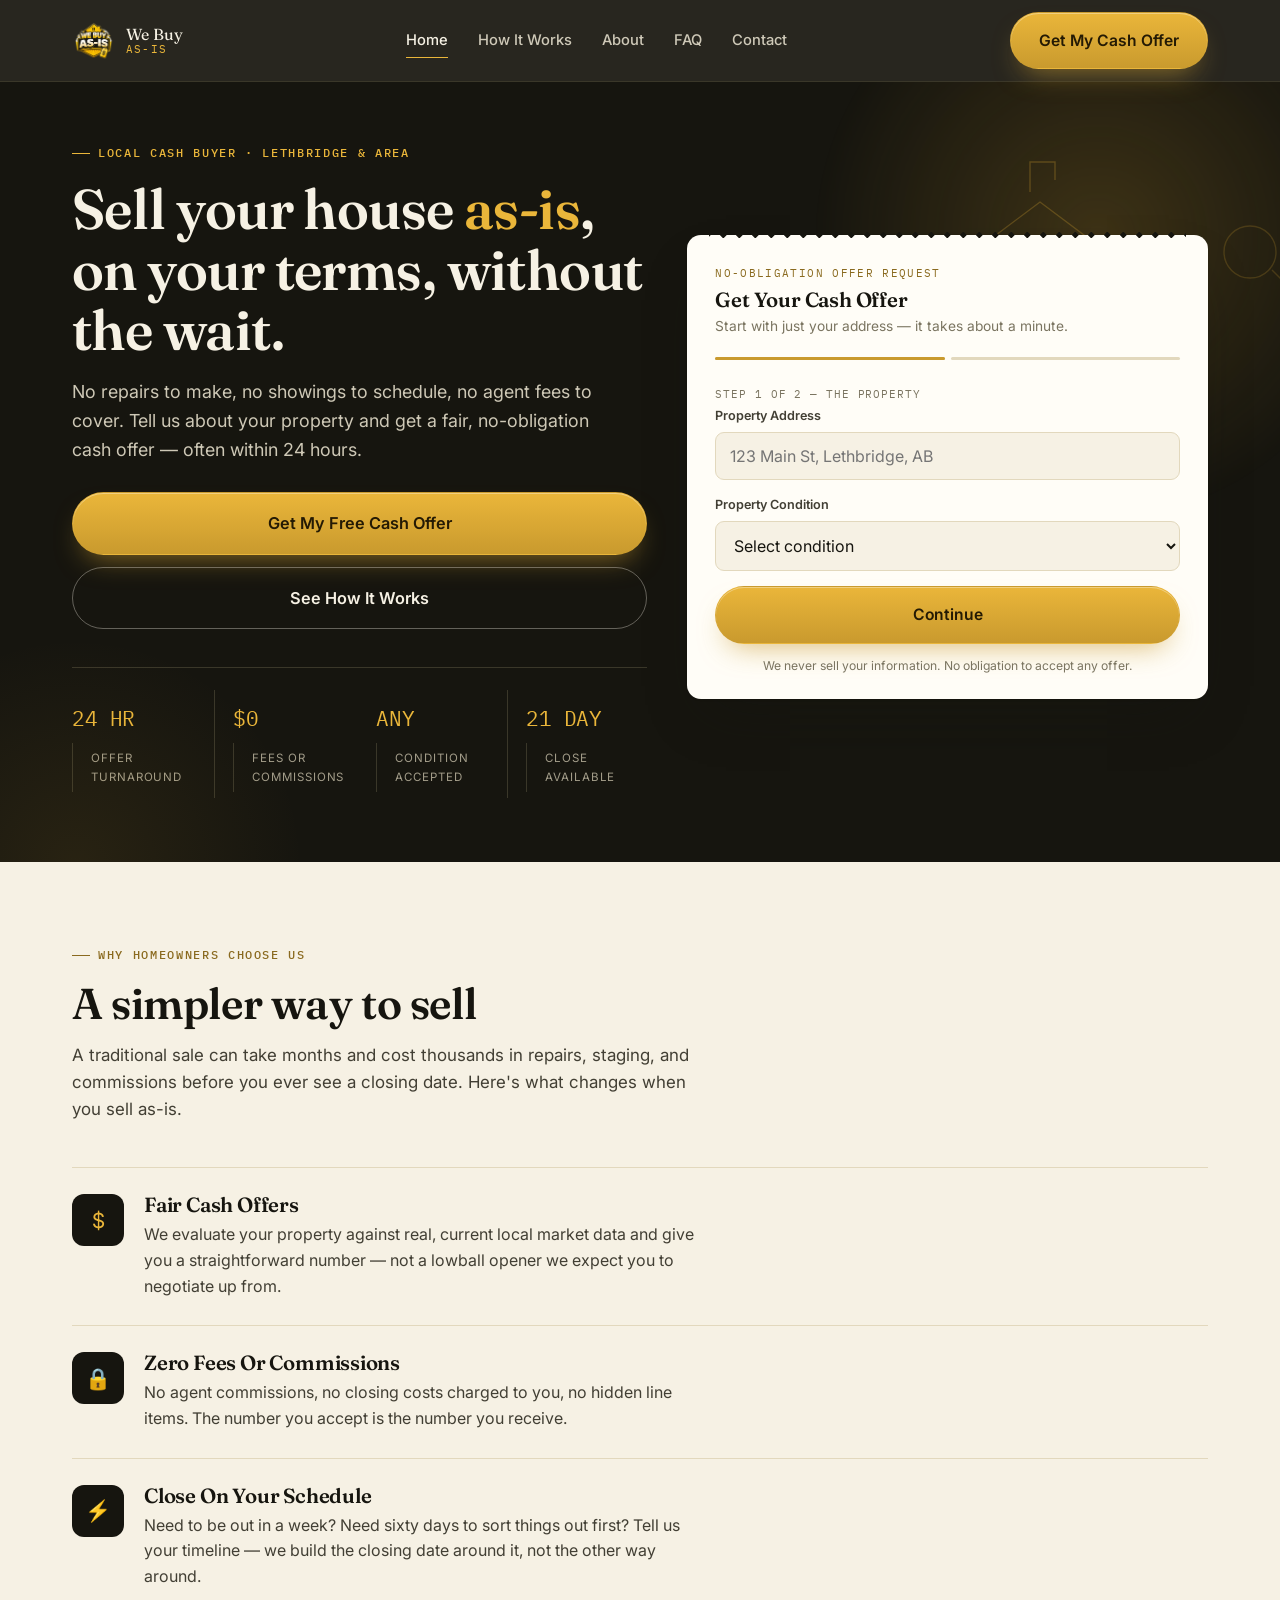
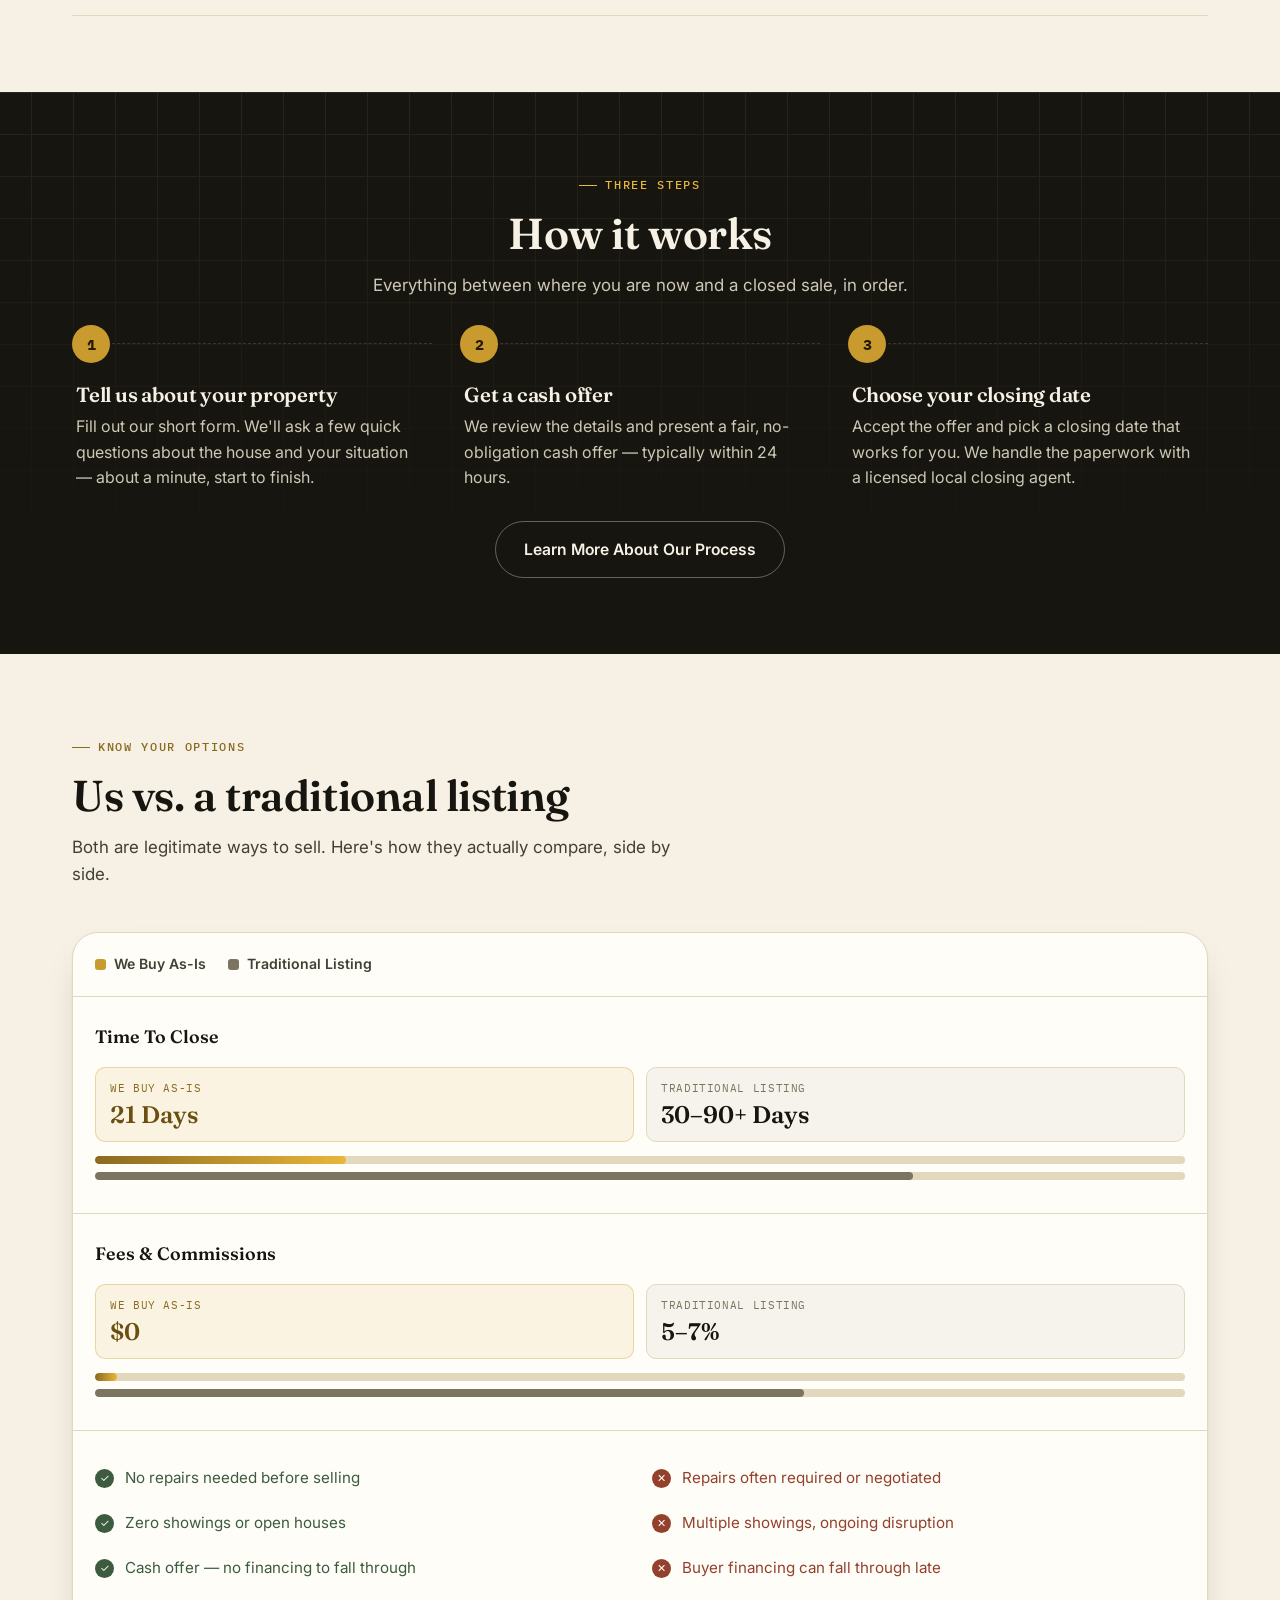
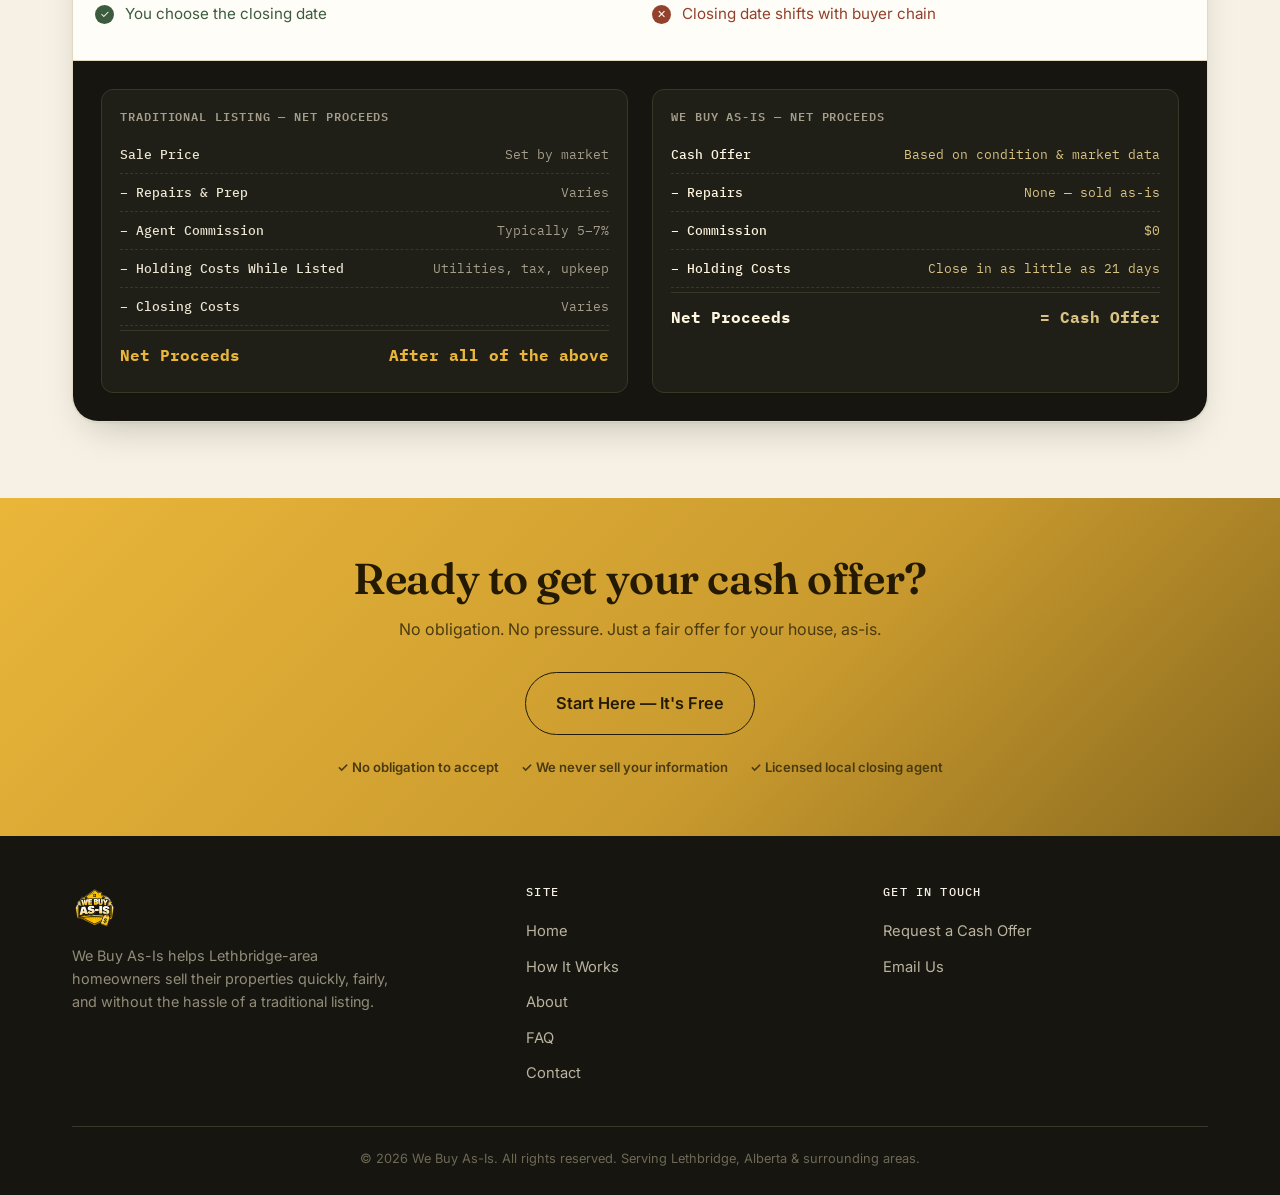
<file: index.html>
<!DOCTYPE html>
<html lang="en">
<head>
  <!-- Meta Pixel Code -->
<script>
!function(f,b,e,v,n,t,s)
{if(f.fbq)return;n=f.fbq=function(){n.callMethod?
n.callMethod.apply(n,arguments):n.queue.push(arguments)};
if(!f._fbq)f._fbq=n;n.push=n;n.loaded=!0;n.version='2.0';
n.queue=[];t=b.createElement(e);t.async=!0;
t.src=v;s=b.getElementsByTagName(e)[0];
s.parentNode.insertBefore(t,s)}(window, document,'script',
'https://connect.facebook.net/en_US/fbevents.js');
fbq('init', '1631541378976885');
fbq('track', 'PageView');
</script>
<noscript><img height="1" width="1" style="display:none"
src="https://www.facebook.com/tr?id=1631541378976885&ev=PageView&noscript=1"
/></noscript>
<!-- End Meta Pixel Code -->
<meta charset="UTF-8">
<meta name="viewport" content="width=device-width, initial-scale=1.0">
<title>We Buy As-Is | Sell Your House Fast for Cash — Lethbridge, AB</title>
<meta name="description" content="We Buy As-Is pays cash for houses in any condition across Lethbridge, Alberta. No repairs, no showings, no fees. Get a no-obligation cash offer in 24 hours.">
<meta name="robots" content="noindex, nofollow">
<link rel="icon" href="images/logo.png">
<link rel="preconnect" href="https://fonts.googleapis.com">
<link href="https://fonts.googleapis.com/css2?family=Fraunces:opsz,wght@9..144,500;9..144,600;9..144,700&family=Inter:wght@400;500;600;700&family=IBM+Plex+Mono:wght@500;600&display=swap" rel="stylesheet">
<link rel="stylesheet" href="css/style.css">
</head>
<body>

<!-- ===== HEADER ===== -->
<header class="site-header">
  <div class="nav-wrap">
    <a href="index.html" class="brand">
      <img src="images/logo.png" alt="We Buy As-Is logo">
      <span class="brand-text">We Buy<br><span>As-Is</span></span>
    </a>
    <nav class="nav-links">
      <a href="index.html">Home</a>
      <a href="how-it-works.html">How It Works</a>
      <a href="about.html">About</a>
      <a href="faq.html">FAQ</a>
      <a href="contact.html">Contact</a>
    </nav>
    <a href="contact.html" class="btn btn-primary nav-cta">Get My Cash Offer</a>
    <button class="nav-toggle" aria-label="Menu">&#9776;</button>
  </div>
  <div class="mobile-menu">
    <a href="index.html">Home</a>
    <a href="how-it-works.html">How It Works</a>
    <a href="about.html">About</a>
    <a href="faq.html">FAQ</a>
    <a href="contact.html">Contact</a>
    <a href="contact.html" class="btn btn-primary">Get My Cash Offer</a>
  </div>
</header>

<!-- ===== HERO ===== -->
<section class="hero">
  <div class="hero-art" aria-hidden="true">
    <svg width="520" height="420" viewBox="0 0 520 420" style="right:-60px; top:20px;" xmlns="http://www.w3.org/2000/svg">
      <g fill="none" stroke="#c99a2e" stroke-width="1.4" opacity="0.55">
        <path d="M60 220 L220 100 L380 220" />
        <path d="M90 220 L90 340 L350 340 L350 220" />
        <rect x="190" y="250" width="60" height="90" />
        <rect x="120" y="250" width="40" height="40" />
        <rect x="280" y="250" width="40" height="40" />
        <path d="M210 90 L210 60 L235 60 L235 78" />
      </g>
      <g fill="none" stroke="#c99a2e" stroke-width="1.4" opacity="0.4">
        <circle cx="430" cy="150" r="26" />
        <path d="M452 168 L500 216" />
        <path d="M480 196 L492 208" />
        <path d="M470 206 L482 218" />
      </g>
    </svg>
  </div>
  <div class="container hero-grid">
    <div class="hero-copy reveal visible">
      <span class="eyebrow">Local Cash Buyer · Lethbridge &amp; Area</span>
      <h1>Sell your house <em>as-is</em>, on your terms, without the wait.</h1>
      <p class="lead">No repairs to make, no showings to schedule, no agent fees to cover. Tell us about your property and get a fair, no-obligation cash offer — often within 24 hours.</p>
      <div class="hero-actions">
        <a href="#lead-form" class="btn btn-primary btn-lg">Get My Free Cash Offer</a>
        <a href="how-it-works.html" class="btn btn-outline btn-lg">See How It Works</a>
      </div>
      <div class="trust-strip">
        <div><div class="stat-num">24 HR</div><div class="stat-label">Offer Turnaround</div></div>
        <div><div class="stat-num">$0</div><div class="stat-label">Fees Or Commissions</div></div>
        <div><div class="stat-num">ANY</div><div class="stat-label">Condition Accepted</div></div>
        <div><div class="stat-num">21 DAY</div><div class="stat-label">Close Available</div></div>
      </div>
    </div>

    <div id="lead-form" class="ledger-card reveal visible">
      <span class="ledger-kicker">No-Obligation Offer Request</span>
      <h3>Get Your Cash Offer</h3>
      <p class="sub">Start with just your address — it takes about a minute.</p>

      <div class="form-success">Thanks! Your request was sent. We'll be in touch shortly.</div>
      <div class="form-error">Something went wrong sending your request. Please try again.</div>

      <div class="form-progress"><span></span><span></span></div>

      <form class="lead-form" action="https://api.web3forms.com/submit" method="POST">
        <input type="hidden" name="access_key" value="f828df30-2290-45d1-8a60-d73220296ecb">
        <input type="hidden" name="subject" value="New Cash Offer Request — We Buy As-Is">
        <input type="checkbox" name="botcheck" style="display:none" tabindex="-1" autocomplete="off">

        <div class="form-step">
          <span class="step-label">Step 1 of 2 — The Property</span>
          <div class="field">
            <label for="property_address">Property Address</label>
            <input type="text" id="property_address" name="Property Address" placeholder="123 Main St, Lethbridge, AB" required>
          </div>
          <div class="field">
            <label for="condition">Property Condition</label>
            <select id="condition" name="Property Condition" required>
              <option value="">Select condition</option>
              <option>Excellent</option>
              <option>Good</option>
              <option>Needs Some Repairs</option>
              <option>Needs Major Repairs</option>
              <option>Not Livable</option>
            </select>
          </div>
          <div class="step-actions">
            <button type="button" class="btn btn-primary btn-block" data-next>Continue</button>
          </div>
        </div>

        <div class="form-step">
          <span class="step-label">Step 2 of 2 — Reach You At</span>
          <div class="field">
            <label for="name">Full Name</label>
            <input type="text" id="name" name="name" placeholder="Jane Smith" required>
          </div>
          <div class="field">
            <label for="email">Email</label>
            <input type="email" id="email" name="email" placeholder="jane@email.com" required>
          </div>
          <div class="field">
            <label for="phone">Phone Number <span style="font-weight:400; color:var(--ink-faint); text-transform:none;">(optional)</span></label>
            <input type="tel" id="phone" name="Phone Number" placeholder="(403) 555-0123" autocomplete="tel">
          </div>
          <div class="field">
            <label for="message">Anything Else We Should Know?</label>
            <textarea id="message" name="message" placeholder="Situation, timeline, or questions..."></textarea>
          </div>
          <div class="step-actions">
            <button type="button" class="btn btn-outline-ink" data-back>Back</button>
            <button type="submit" class="btn btn-primary">Submit &amp; Get My Offer</button>
          </div>
        </div>

        <p class="form-note">We never sell your information. No obligation to accept any offer.</p>
      </form>
    </div>
  </div>
</section>

<!-- ===== WHY ===== -->
<section class="bg-paper">
  <div class="container">
    <div class="section-head reveal">
      <span class="eyebrow">Why Homeowners Choose Us</span>
      <h2>A simpler way to sell</h2>
      <p>A traditional sale can take months and cost thousands in repairs, staging, and commissions before you ever see a closing date. Here's what changes when you sell as-is.</p>
    </div>
    <div class="item-list reveal-group">
      <div class="item-row reveal">
        <div class="icon">$</div>
        <div>
          <h3>Fair Cash Offers</h3>
          <p>We evaluate your property against real, current local market data and give you a straightforward number — not a lowball opener we expect you to negotiate up from.</p>
        </div>
      </div>
      <div class="item-row reveal">
        <div class="icon">&#128274;</div>
        <div>
          <h3>Zero Fees Or Commissions</h3>
          <p>No agent commissions, no closing costs charged to you, no hidden line items. The number you accept is the number you receive.</p>
        </div>
      </div>
      <div class="item-row reveal">
        <div class="icon">&#9889;</div>
        <div>
          <h3>Close On Your Schedule</h3>
          <p>Need to be out in a week? Need sixty days to sort things out first? Tell us your timeline — we build the closing date around it, not the other way around.</p>
        </div>
      </div>
    </div>
  </div>
</section>

<!-- ===== HOW IT WORKS ===== -->
<section class="bg-ink texture-grid">
  <div class="container">
    <div class="section-head center reveal">
      <span class="eyebrow">Three Steps</span>
      <h2>How it works</h2>
      <p>Everything between where you are now and a closed sale, in order.</p>
    </div>
    <div class="timeline">
      <div class="timeline-track reveal-group">
        <div class="timeline-item reveal">
          <span class="t-num">1</span>
          <h3>Tell us about your property</h3>
          <p>Fill out our short form. We'll ask a few quick questions about the house and your situation — about a minute, start to finish.</p>
        </div>
        <div class="timeline-item reveal">
          <span class="t-num">2</span>
          <h3>Get a cash offer</h3>
          <p>We review the details and present a fair, no-obligation cash offer — typically within 24 hours.</p>
        </div>
        <div class="timeline-item reveal">
          <span class="t-num">3</span>
          <h3>Choose your closing date</h3>
          <p>Accept the offer and pick a closing date that works for you. We handle the paperwork with a licensed local closing agent.</p>
        </div>
      </div>
    </div>
    <div class="text-center mt-30">
      <a href="how-it-works.html" class="btn btn-outline">Learn More About Our Process</a>
    </div>
  </div>
</section>

<!-- ===== COMPARISON ===== -->
<section class="bg-paper">
  <div class="container">
    <div class="section-head reveal">
      <span class="eyebrow">Know Your Options</span>
      <h2>Us vs. a traditional listing</h2>
      <p>Both are legitimate ways to sell. Here's how they actually compare, side by side.</p>
    </div>

    <div class="compare-panel reveal">
      <div class="compare-legend">
        <span><i class="dot-us"></i> We Buy As-Is</span>
        <span><i class="dot-them"></i> Traditional Listing</span>
      </div>

      <div class="compare-row">
        <div class="cr-label"><strong>Time To Close</strong></div>
        <div class="cr-pair">
          <div class="cr-stat us">
            <span class="cr-stat-tag">We Buy As-Is</span>
            <span class="cr-stat-val">21 Days</span>
          </div>
          <div class="cr-stat them">
            <span class="cr-stat-tag">Traditional Listing</span>
            <span class="cr-stat-val">30–90+ Days</span>
          </div>
        </div>
        <div class="bar-track"><div class="bar-fill us" data-width="23%"></div></div>
        <div class="bar-track" style="margin-top:8px;"><div class="bar-fill them" data-width="75%"></div></div>
      </div>

      <div class="compare-row">
        <div class="cr-label"><strong>Fees &amp; Commissions</strong></div>
        <div class="cr-pair">
          <div class="cr-stat us">
            <span class="cr-stat-tag">We Buy As-Is</span>
            <span class="cr-stat-val">$0</span>
          </div>
          <div class="cr-stat them">
            <span class="cr-stat-tag">Traditional Listing</span>
            <span class="cr-stat-val">5–7%</span>
          </div>
        </div>
        <div class="bar-track"><div class="bar-fill us" data-width="2%"></div></div>
        <div class="bar-track" style="margin-top:8px;"><div class="bar-fill them" data-width="65%"></div></div>
      </div>

      <div class="compare-row">
        <div class="compare-checks">
          <div class="check-row us"><span class="mark">&#10003;</span> No repairs needed before selling</div>
          <div class="check-row them"><span class="mark">&#10005;</span> Repairs often required or negotiated</div>
          <div class="check-row us"><span class="mark">&#10003;</span> Zero showings or open houses</div>
          <div class="check-row them"><span class="mark">&#10005;</span> Multiple showings, ongoing disruption</div>
          <div class="check-row us"><span class="mark">&#10003;</span> Cash offer — no financing to fall through</div>
          <div class="check-row them"><span class="mark">&#10005;</span> Buyer financing can fall through late</div>
          <div class="check-row us"><span class="mark">&#10003;</span> You choose the closing date</div>
          <div class="check-row them"><span class="mark">&#10005;</span> Closing date shifts with buyer chain</div>
        </div>
      </div>

      <div class="equation-strip">
        <div class="equation-col">
          <h4>Traditional Listing — Net Proceeds</h4>
          <div class="equation-line"><span>Sale Price</span><span>Set by market</span></div>
          <div class="equation-line"><span>&minus; Repairs &amp; Prep</span><span>Varies</span></div>
          <div class="equation-line"><span>&minus; Agent Commission</span><span>Typically 5–7%</span></div>
          <div class="equation-line"><span>&minus; Holding Costs While Listed</span><span>Utilities, tax, upkeep</span></div>
          <div class="equation-line"><span>&minus; Closing Costs</span><span>Varies</span></div>
          <div class="equation-line total"><span>Net Proceeds</span><span>After all of the above</span></div>
        </div>
        <div class="equation-col us">
          <h4>We Buy As-Is — Net Proceeds</h4>
          <div class="equation-line"><span>Cash Offer</span><span>Based on condition &amp; market data</span></div>
          <div class="equation-line"><span>&minus; Repairs</span><span>None — sold as-is</span></div>
          <div class="equation-line"><span>&minus; Commission</span><span>$0</span></div>
          <div class="equation-line"><span>&minus; Holding Costs</span><span>Close in as little as 21 days</span></div>
          <div class="equation-line total"><span>Net Proceeds</span><span>= Cash Offer</span></div>
        </div>
      </div>
    </div>
  </div>
</section>

<!-- ===== CTA BAND ===== -->
<section class="cta-band">
  <div class="container text-center">
    <h2>Ready to get your cash offer?</h2>
    <p>No obligation. No pressure. Just a fair offer for your house, as-is.</p>
    <div class="mt-30">
      <a href="#lead-form" class="btn btn-outline-ink btn-lg">Start Here — It's Free</a>
    </div>
    <div class="reassure-row">
      <span>&#10003; No obligation to accept</span>
      <span>&#10003; We never sell your information</span>
      <span>&#10003; Licensed local closing agent</span>
    </div>
  </div>
</section>

<!-- ===== FOOTER ===== -->
<footer class="site-footer">
  <div class="container">
    <div class="footer-grid">
      <div class="footer-brand">
        <img src="images/logo.png" alt="We Buy As-Is logo">
        <p>We Buy As-Is helps Lethbridge-area homeowners sell their properties quickly, fairly, and without the hassle of a traditional listing.</p>
      </div>
      <div class="footer-col">
        <h4>Site</h4>
        <a href="index.html">Home</a>
        <a href="how-it-works.html">How It Works</a>
        <a href="about.html">About</a>
        <a href="faq.html">FAQ</a>
        <a href="contact.html">Contact</a>
      </div>
      <div class="footer-col">
        <h4>Get In Touch</h4>
        <a href="contact.html">Request a Cash Offer</a>
        <a href="mailto:Lethbridgewebuycash@gmail.com">Email Us</a>
      </div>
    </div>
    <div class="footer-bottom">
      &copy; <span id="year"></span> We Buy As-Is. All rights reserved. Serving Lethbridge, Alberta &amp; surrounding areas.
    </div>
  </div>
</footer>

<div class="sticky-cta">
  <a href="#lead-form" class="btn btn-primary">Get My Free Cash Offer</a>
</div>

<script src="js/script.js"></script>
<script>document.getElementById('year').textContent = new Date().getFullYear();</script>
</body>
</html>
</file>
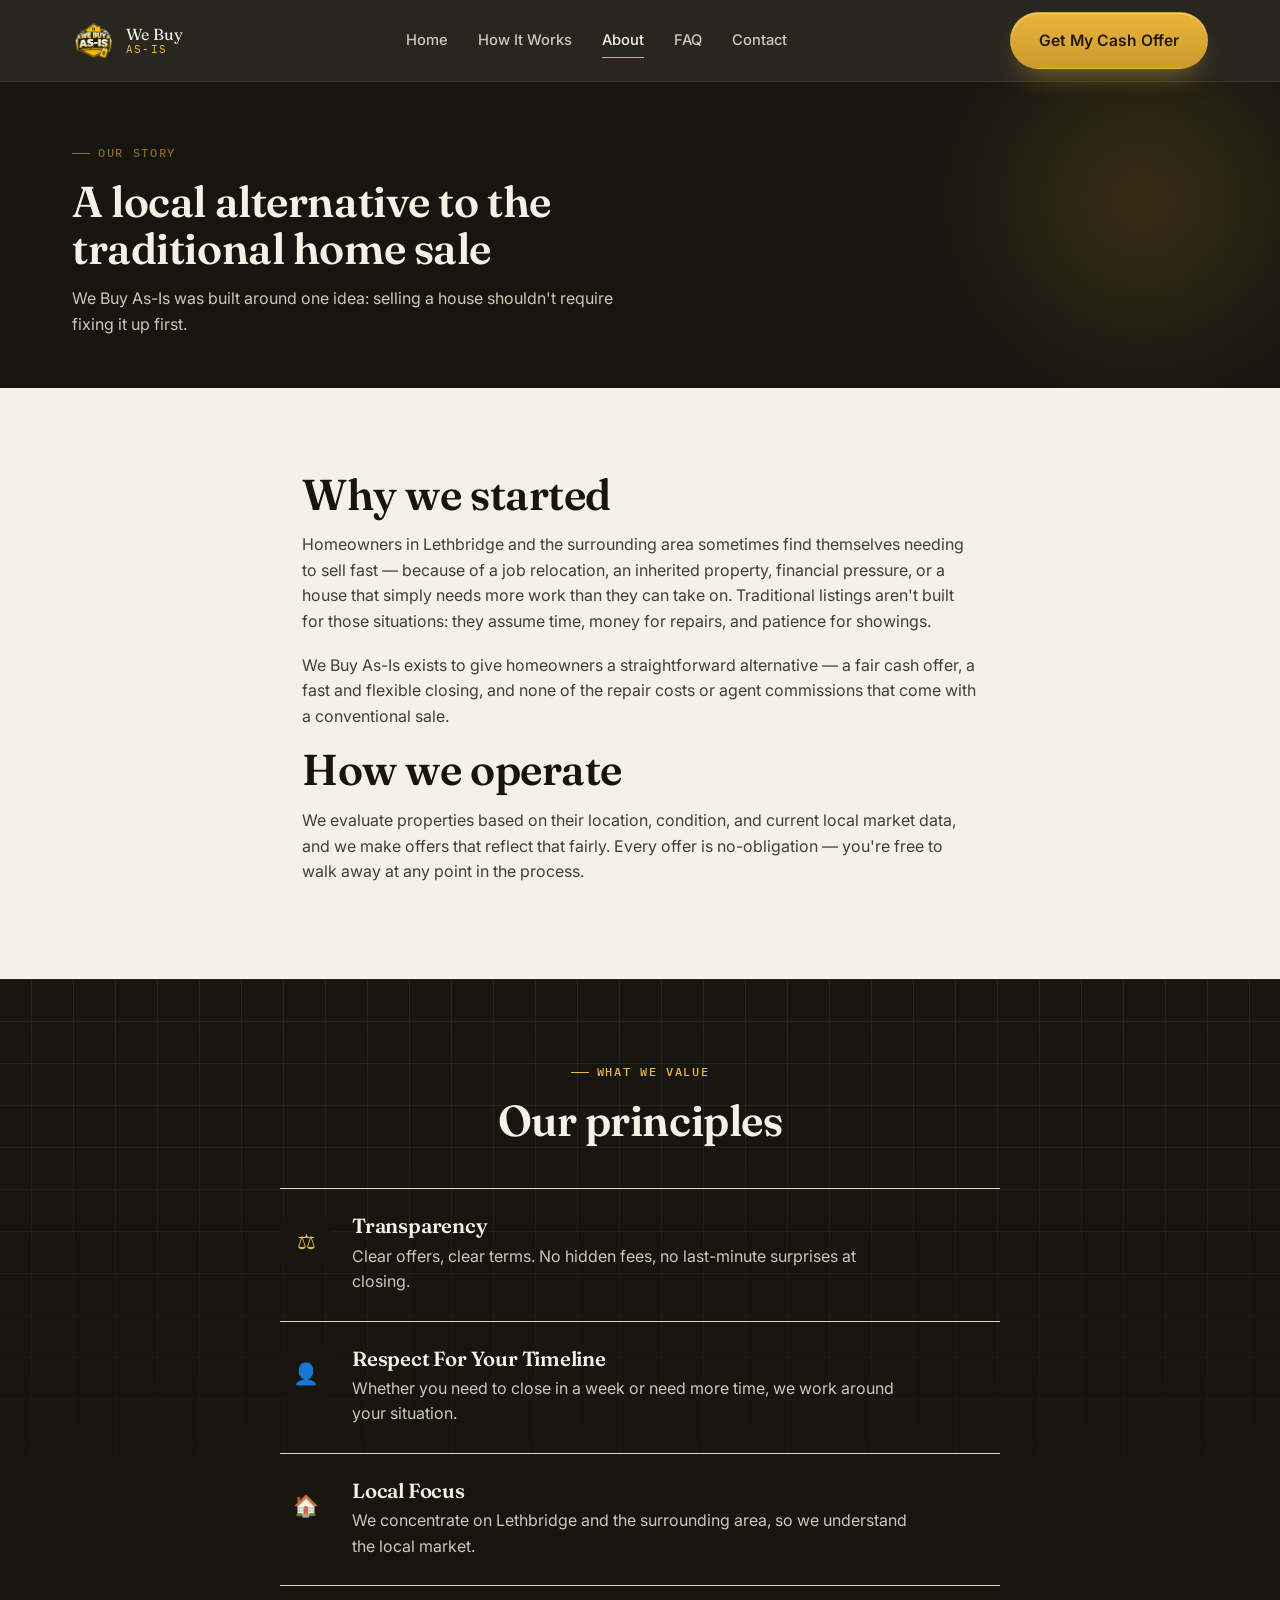
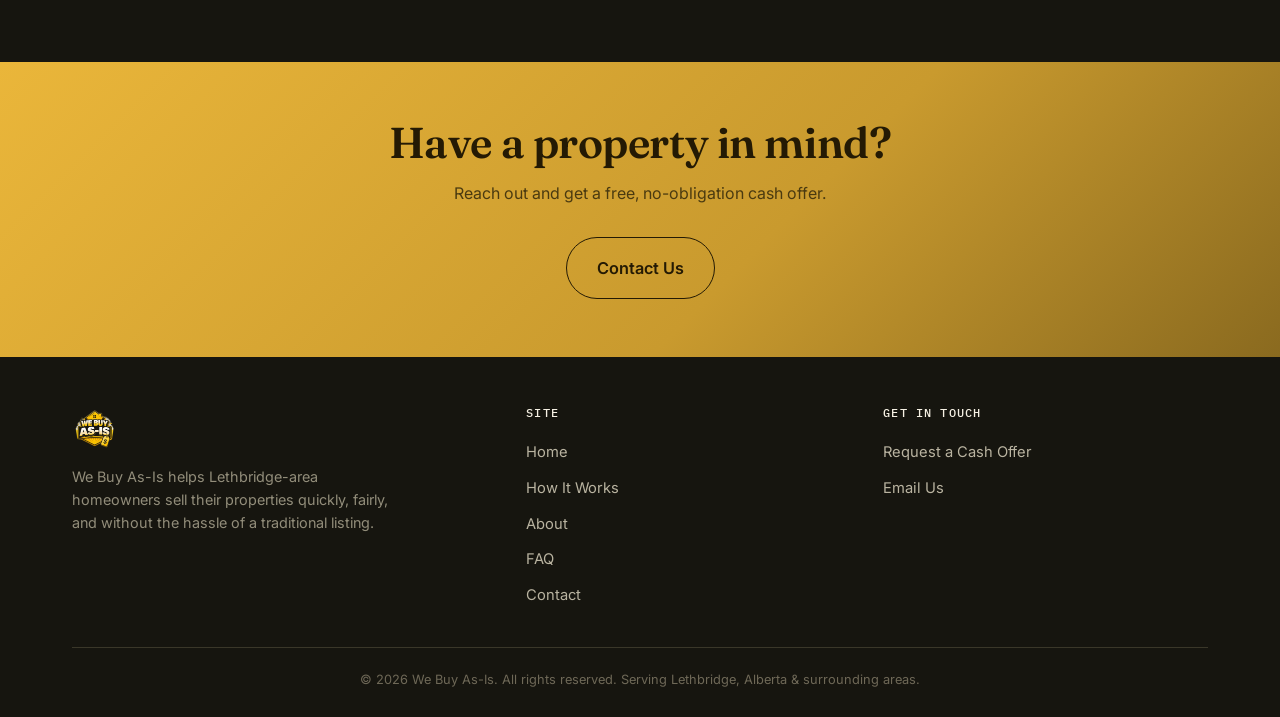
<file: about.html>
<!DOCTYPE html>
<html lang="en">
<head>
<meta charset="UTF-8">
<meta name="viewport" content="width=device-width, initial-scale=1.0">
<title>About Us | We Buy As-Is — Lethbridge, AB</title>
<meta name="description" content="We Buy As-Is is a local Lethbridge home buying business helping homeowners sell quickly and fairly, without repairs or agent fees.">
<meta name="robots" content="noindex, nofollow">
<link rel="icon" href="images/logo.png">
<link rel="preconnect" href="https://fonts.googleapis.com">
<link href="https://fonts.googleapis.com/css2?family=Fraunces:opsz,wght@9..144,500;9..144,600;9..144,700&family=Inter:wght@400;500;600;700&family=IBM+Plex+Mono:wght@500;600&display=swap" rel="stylesheet">
<link rel="stylesheet" href="css/style.css">
</head>
<body>

<header class="site-header">
  <div class="nav-wrap">
    <a href="index.html" class="brand">
      <img src="images/logo.png" alt="We Buy As-Is logo">
      <span class="brand-text">We Buy<br><span>As-Is</span></span>
    </a>
    <nav class="nav-links">
      <a href="index.html">Home</a>
      <a href="how-it-works.html">How It Works</a>
      <a href="about.html">About</a>
      <a href="faq.html">FAQ</a>
      <a href="contact.html">Contact</a>
    </nav>
    <a href="contact.html" class="btn btn-primary nav-cta">Get My Cash Offer</a>
    <button class="nav-toggle" aria-label="Menu">&#9776;</button>
  </div>
  <div class="mobile-menu">
    <a href="index.html">Home</a>
    <a href="how-it-works.html">How It Works</a>
    <a href="about.html">About</a>
    <a href="faq.html">FAQ</a>
    <a href="contact.html">Contact</a>
    <a href="contact.html" class="btn btn-primary">Get My Cash Offer</a>
  </div>
</header>

<section class="page-hero">
  <div class="container">
    <span class="eyebrow">Our Story</span>
    <h1>A local alternative to the traditional home sale</h1>
    <p>We Buy As-Is was built around one idea: selling a house shouldn't require fixing it up first.</p>
  </div>
</section>

<section class="bg-paper">
  <div class="container prose">
    <h2>Why we started</h2>
    <p>Homeowners in Lethbridge and the surrounding area sometimes find themselves needing to sell fast — because of a job relocation, an inherited property, financial pressure, or a house that simply needs more work than they can take on. Traditional listings aren't built for those situations: they assume time, money for repairs, and patience for showings.</p>
    <p>We Buy As-Is exists to give homeowners a straightforward alternative — a fair cash offer, a fast and flexible closing, and none of the repair costs or agent commissions that come with a conventional sale.</p>
    <h2 class="mt-30">How we operate</h2>
    <p>We evaluate properties based on their location, condition, and current local market data, and we make offers that reflect that fairly. Every offer is no-obligation — you're free to walk away at any point in the process.</p>
  </div>
</section>

<section class="bg-ink texture-grid">
  <div class="container">
    <div class="section-head center reveal">
      <span class="eyebrow">What We Value</span>
      <h2>Our principles</h2>
    </div>
    <div class="item-list reveal-group" style="max-width:720px; margin:0 auto;">
      <div class="item-row reveal">
        <div class="icon">&#9878;</div>
        <div>
          <h3 style="color:var(--paper);">Transparency</h3>
          <p>Clear offers, clear terms. No hidden fees, no last-minute surprises at closing.</p>
        </div>
      </div>
      <div class="item-row reveal">
        <div class="icon">&#128100;</div>
        <div>
          <h3 style="color:var(--paper);">Respect For Your Timeline</h3>
          <p>Whether you need to close in a week or need more time, we work around your situation.</p>
        </div>
      </div>
      <div class="item-row reveal">
        <div class="icon">&#127968;</div>
        <div>
          <h3 style="color:var(--paper);">Local Focus</h3>
          <p>We concentrate on Lethbridge and the surrounding area, so we understand the local market.</p>
        </div>
      </div>
    </div>
  </div>
</section>

<section class="cta-band">
  <div class="container text-center">
    <h2>Have a property in mind?</h2>
    <p>Reach out and get a free, no-obligation cash offer.</p>
    <div class="mt-30">
      <a href="contact.html" class="btn btn-outline-ink btn-lg">Contact Us</a>
    </div>
  </div>
</section>

<footer class="site-footer">
  <div class="container">
    <div class="footer-grid">
      <div class="footer-brand">
        <img src="images/logo.png" alt="We Buy As-Is logo">
        <p>We Buy As-Is helps Lethbridge-area homeowners sell their properties quickly, fairly, and without the hassle of a traditional listing.</p>
      </div>
      <div class="footer-col">
        <h4>Site</h4>
        <a href="index.html">Home</a>
        <a href="how-it-works.html">How It Works</a>
        <a href="about.html">About</a>
        <a href="faq.html">FAQ</a>
        <a href="contact.html">Contact</a>
      </div>
      <div class="footer-col">
        <h4>Get In Touch</h4>
        <a href="contact.html">Request a Cash Offer</a>
        <a href="mailto:Lethbridgewebuycash@gmail.com">Email Us</a>
      </div>
    </div>
    <div class="footer-bottom">
      &copy; <span id="year"></span> We Buy As-Is. All rights reserved. Serving Lethbridge, Alberta &amp; surrounding areas.
    </div>
  </div>
</footer>

<div class="sticky-cta">
  <a href="contact.html" class="btn btn-primary">Get My Free Cash Offer</a>
</div>

<script src="js/script.js"></script>
<script>document.getElementById('year').textContent = new Date().getFullYear();</script>
</body>
</html>
</file>
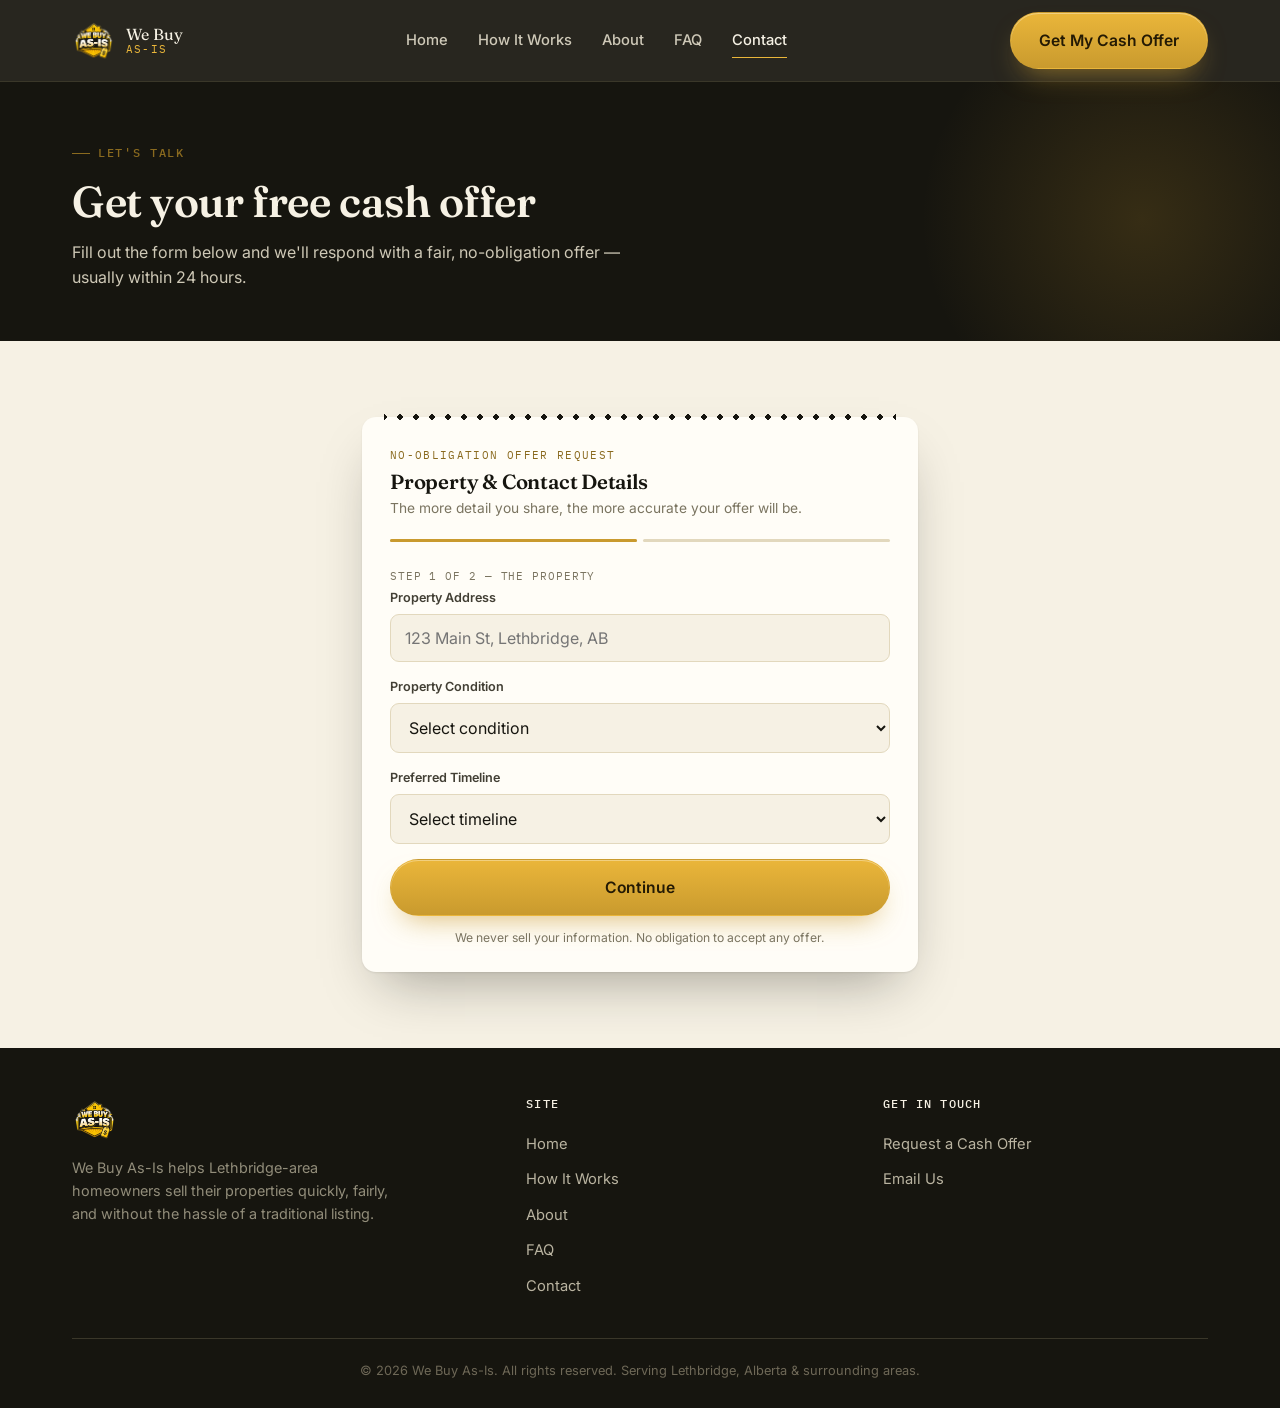
<file: contact.html>
<!DOCTYPE html>
<html lang="en">
<head>
<meta charset="UTF-8">
<meta name="viewport" content="width=device-width, initial-scale=1.0">
<title>Contact Us | We Buy As-Is — Lethbridge, AB</title>
<meta name="description" content="Get your free, no-obligation cash offer from We Buy As-Is. Serving Lethbridge, Alberta and surrounding areas.">
<meta name="robots" content="noindex, nofollow">
<link rel="icon" href="images/logo.png">
<link rel="preconnect" href="https://fonts.googleapis.com">
<link href="https://fonts.googleapis.com/css2?family=Fraunces:opsz,wght@9..144,500;9..144,600;9..144,700&family=Inter:wght@400;500;600;700&family=IBM+Plex+Mono:wght@500;600&display=swap" rel="stylesheet">
<link rel="stylesheet" href="css/style.css">
</head>
<body>

<header class="site-header">
  <div class="nav-wrap">
    <a href="index.html" class="brand">
      <img src="images/logo.png" alt="We Buy As-Is logo">
      <span class="brand-text">We Buy<br><span>As-Is</span></span>
    </a>
    <nav class="nav-links">
      <a href="index.html">Home</a>
      <a href="how-it-works.html">How It Works</a>
      <a href="about.html">About</a>
      <a href="faq.html">FAQ</a>
      <a href="contact.html">Contact</a>
    </nav>
    <a href="contact.html" class="btn btn-primary nav-cta">Get My Cash Offer</a>
    <button class="nav-toggle" aria-label="Menu">&#9776;</button>
  </div>
  <div class="mobile-menu">
    <a href="index.html">Home</a>
    <a href="how-it-works.html">How It Works</a>
    <a href="about.html">About</a>
    <a href="faq.html">FAQ</a>
    <a href="contact.html">Contact</a>
    <a href="contact.html" class="btn btn-primary">Get My Cash Offer</a>
  </div>
</header>

<section class="page-hero">
  <div class="container">
    <span class="eyebrow">Let's Talk</span>
    <h1>Get your free cash offer</h1>
    <p>Fill out the form below and we'll respond with a fair, no-obligation offer — usually within 24 hours.</p>
  </div>
</section>

<section class="bg-paper">
  <div class="container" style="max-width:600px;">
    <div class="ledger-card reveal">
      <span class="ledger-kicker">No-Obligation Offer Request</span>
      <h3>Property &amp; Contact Details</h3>
      <p class="sub">The more detail you share, the more accurate your offer will be.</p>

      <div class="form-success">Thanks! Your request was sent. We'll be in touch shortly.</div>
      <div class="form-error">Something went wrong sending your request. Please try again.</div>

      <div class="form-progress"><span></span><span></span></div>

      <form class="lead-form" action="https://api.web3forms.com/submit" method="POST">
        <input type="hidden" name="access_key" value="f828df30-2290-45d1-8a60-d73220296ecb">
        <input type="hidden" name="subject" value="New Cash Offer Request — We Buy As-Is (Contact Page)">
        <input type="checkbox" name="botcheck" style="display:none" tabindex="-1" autocomplete="off">

        <div class="form-step">
          <span class="step-label">Step 1 of 2 — The Property</span>
          <div class="field">
            <label for="c-address">Property Address</label>
            <input type="text" id="c-address" name="Property Address" placeholder="123 Main St, Lethbridge, AB" required>
          </div>
          <div class="field">
            <label for="c-condition">Property Condition</label>
            <select id="c-condition" name="Property Condition" required>
              <option value="">Select condition</option>
              <option>Excellent</option>
              <option>Good</option>
              <option>Needs Some Repairs</option>
              <option>Needs Major Repairs</option>
              <option>Not Livable</option>
            </select>
          </div>
          <div class="field">
            <label for="c-timeline">Preferred Timeline</label>
            <select id="c-timeline" name="Preferred Timeline">
              <option value="">Select timeline</option>
              <option>As soon as possible</option>
              <option>Within 30 days</option>
              <option>1–3 months</option>
              <option>Just exploring options</option>
            </select>
          </div>
          <div class="step-actions">
            <button type="button" class="btn btn-primary btn-block" data-next>Continue</button>
          </div>
        </div>

        <div class="form-step">
          <span class="step-label">Step 2 of 2 — Reach You At</span>
          <div class="field">
            <label for="c-name">Full Name</label>
            <input type="text" id="c-name" name="name" placeholder="Jane Smith" required>
          </div>
          <div class="field">
            <label for="c-email">Email</label>
            <input type="email" id="c-email" name="email" placeholder="jane@email.com" required>
          </div>
          <div class="field">
            <label for="c-phone">Phone Number <span style="font-weight:400; color:var(--ink-faint); text-transform:none;">(optional)</span></label>
            <input type="tel" id="c-phone" name="Phone Number" placeholder="(403) 555-0123" autocomplete="tel">
          </div>
          <div class="field">
            <label for="c-message">Anything Else We Should Know?</label>
            <textarea id="c-message" name="message" placeholder="Situation, reason for selling, questions..."></textarea>
          </div>
          <div class="step-actions">
            <button type="button" class="btn btn-outline-ink" data-back>Back</button>
            <button type="submit" class="btn btn-primary">Submit &amp; Get My Offer</button>
          </div>
        </div>

        <p class="form-note">We never sell your information. No obligation to accept any offer.</p>
      </form>
    </div>
  </div>
</section>

<footer class="site-footer">
  <div class="container">
    <div class="footer-grid">
      <div class="footer-brand">
        <img src="images/logo.png" alt="We Buy As-Is logo">
        <p>We Buy As-Is helps Lethbridge-area homeowners sell their properties quickly, fairly, and without the hassle of a traditional listing.</p>
      </div>
      <div class="footer-col">
        <h4>Site</h4>
        <a href="index.html">Home</a>
        <a href="how-it-works.html">How It Works</a>
        <a href="about.html">About</a>
        <a href="faq.html">FAQ</a>
        <a href="contact.html">Contact</a>
      </div>
      <div class="footer-col">
        <h4>Get In Touch</h4>
        <a href="contact.html">Request a Cash Offer</a>
        <a href="mailto:Lethbridgewebuycash@gmail.com">Email Us</a>
      </div>
    </div>
    <div class="footer-bottom">
      &copy; <span id="year"></span> We Buy As-Is. All rights reserved. Serving Lethbridge, Alberta &amp; surrounding areas.
    </div>
  </div>
</footer>

<script src="js/script.js"></script>
<script>document.getElementById('year').textContent = new Date().getFullYear();</script>
</body>
</html>
</file>
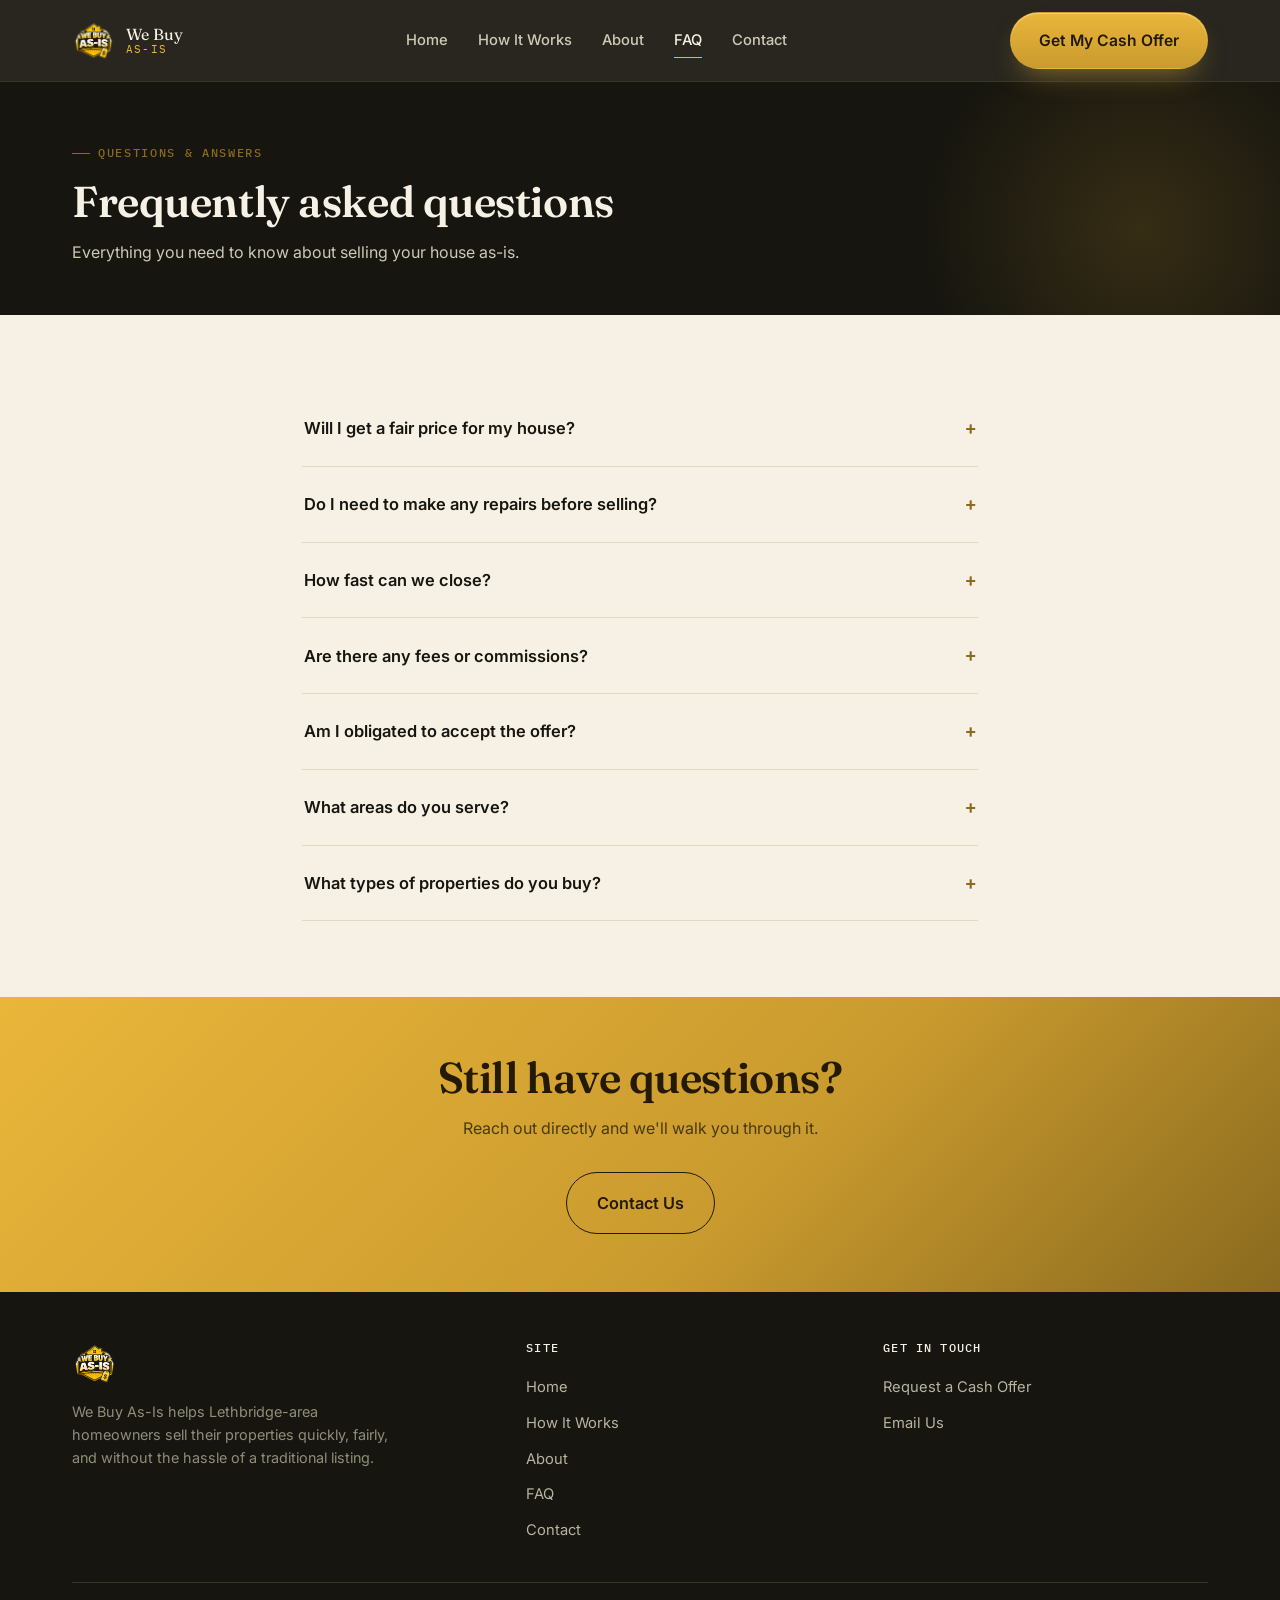
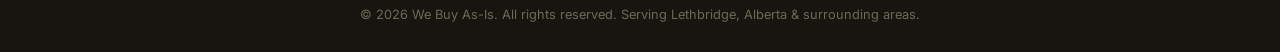
<file: faq.html>
<!DOCTYPE html>
<html lang="en">
<head>
<meta charset="UTF-8">
<meta name="viewport" content="width=device-width, initial-scale=1.0">
<title>FAQ | We Buy As-Is — Lethbridge, AB</title>
<meta name="description" content="Answers to common questions about selling your house as-is for cash with We Buy As-Is in Lethbridge, Alberta.">
<meta name="robots" content="noindex, nofollow">
<link rel="icon" href="images/logo.png">
<link rel="preconnect" href="https://fonts.googleapis.com">
<link href="https://fonts.googleapis.com/css2?family=Fraunces:opsz,wght@9..144,500;9..144,600;9..144,700&family=Inter:wght@400;500;600;700&family=IBM+Plex+Mono:wght@500;600&display=swap" rel="stylesheet">
<link rel="stylesheet" href="css/style.css">
</head>
<body>

<header class="site-header">
  <div class="nav-wrap">
    <a href="index.html" class="brand">
      <img src="images/logo.png" alt="We Buy As-Is logo">
      <span class="brand-text">We Buy<br><span>As-Is</span></span>
    </a>
    <nav class="nav-links">
      <a href="index.html">Home</a>
      <a href="how-it-works.html">How It Works</a>
      <a href="about.html">About</a>
      <a href="faq.html">FAQ</a>
      <a href="contact.html">Contact</a>
    </nav>
    <a href="contact.html" class="btn btn-primary nav-cta">Get My Cash Offer</a>
    <button class="nav-toggle" aria-label="Menu">&#9776;</button>
  </div>
  <div class="mobile-menu">
    <a href="index.html">Home</a>
    <a href="how-it-works.html">How It Works</a>
    <a href="about.html">About</a>
    <a href="faq.html">FAQ</a>
    <a href="contact.html">Contact</a>
    <a href="contact.html" class="btn btn-primary">Get My Cash Offer</a>
  </div>
</header>

<section class="page-hero">
  <div class="container">
    <span class="eyebrow">Questions &amp; Answers</span>
    <h1>Frequently asked questions</h1>
    <p>Everything you need to know about selling your house as-is.</p>
  </div>
</section>

<section class="bg-paper">
  <div class="container prose">

    <div class="faq-item reveal">
      <button class="faq-question">Will I get a fair price for my house?<span class="plus">+</span></button>
      <div class="faq-answer"><p>We base every offer on your property's condition and current local market data. Because we're not paying agent commissions or repair costs, we're able to offer a fair price while still moving quickly.</p></div>
    </div>

    <div class="faq-item reveal">
      <button class="faq-question">Do I need to make any repairs before selling?<span class="plus">+</span></button>
      <div class="faq-answer"><p>No. We buy houses exactly as they are — outdated, damaged, or in need of major work. You don't need to clean, repair, or renovate anything before selling.</p></div>
    </div>

    <div class="faq-item reveal">
      <button class="faq-question">How fast can we close?<span class="plus">+</span></button>
      <div class="faq-answer"><p>Closings can happen in as little as 21 days once you accept an offer. If you need more time, we can work around a longer timeline too.</p></div>
    </div>

    <div class="faq-item reveal">
      <button class="faq-question">Are there any fees or commissions?<span class="plus">+</span></button>
      <div class="faq-answer"><p>No. There are no agent commissions, no closing costs charged to you, and no hidden fees. The offer you accept is the amount you receive.</p></div>
    </div>

    <div class="faq-item reveal">
      <button class="faq-question">Am I obligated to accept the offer?<span class="plus">+</span></button>
      <div class="faq-answer"><p>Not at all. Every offer is no-obligation. You're free to review it, ask questions, and decide not to move forward at any point.</p></div>
    </div>

    <div class="faq-item reveal">
      <button class="faq-question">What areas do you serve?<span class="plus">+</span></button>
      <div class="faq-answer"><p>We focus on Lethbridge, Alberta and the surrounding area. If you're unsure whether your property qualifies, reach out and we'll let you know.</p></div>
    </div>

    <div class="faq-item reveal">
      <button class="faq-question">What types of properties do you buy?<span class="plus">+</span></button>
      <div class="faq-answer"><p>Single-family homes, inherited properties, rental properties, and homes in need of significant repair. If you're not sure your property qualifies, just ask.</p></div>
    </div>

  </div>
</section>

<section class="cta-band">
  <div class="container text-center">
    <h2>Still have questions?</h2>
    <p>Reach out directly and we'll walk you through it.</p>
    <div class="mt-30">
      <a href="contact.html" class="btn btn-outline-ink btn-lg">Contact Us</a>
    </div>
  </div>
</section>

<footer class="site-footer">
  <div class="container">
    <div class="footer-grid">
      <div class="footer-brand">
        <img src="images/logo.png" alt="We Buy As-Is logo">
        <p>We Buy As-Is helps Lethbridge-area homeowners sell their properties quickly, fairly, and without the hassle of a traditional listing.</p>
      </div>
      <div class="footer-col">
        <h4>Site</h4>
        <a href="index.html">Home</a>
        <a href="how-it-works.html">How It Works</a>
        <a href="about.html">About</a>
        <a href="faq.html">FAQ</a>
        <a href="contact.html">Contact</a>
      </div>
      <div class="footer-col">
        <h4>Get In Touch</h4>
        <a href="contact.html">Request a Cash Offer</a>
        <a href="mailto:Lethbridgewebuycash@gmail.com">Email Us</a>
      </div>
    </div>
    <div class="footer-bottom">
      &copy; <span id="year"></span> We Buy As-Is. All rights reserved. Serving Lethbridge, Alberta &amp; surrounding areas.
    </div>
  </div>
</footer>

<div class="sticky-cta">
  <a href="contact.html" class="btn btn-primary">Get My Free Cash Offer</a>
</div>

<script src="js/script.js"></script>
<script>document.getElementById('year').textContent = new Date().getFullYear();</script>
</body>
</html>
</file>
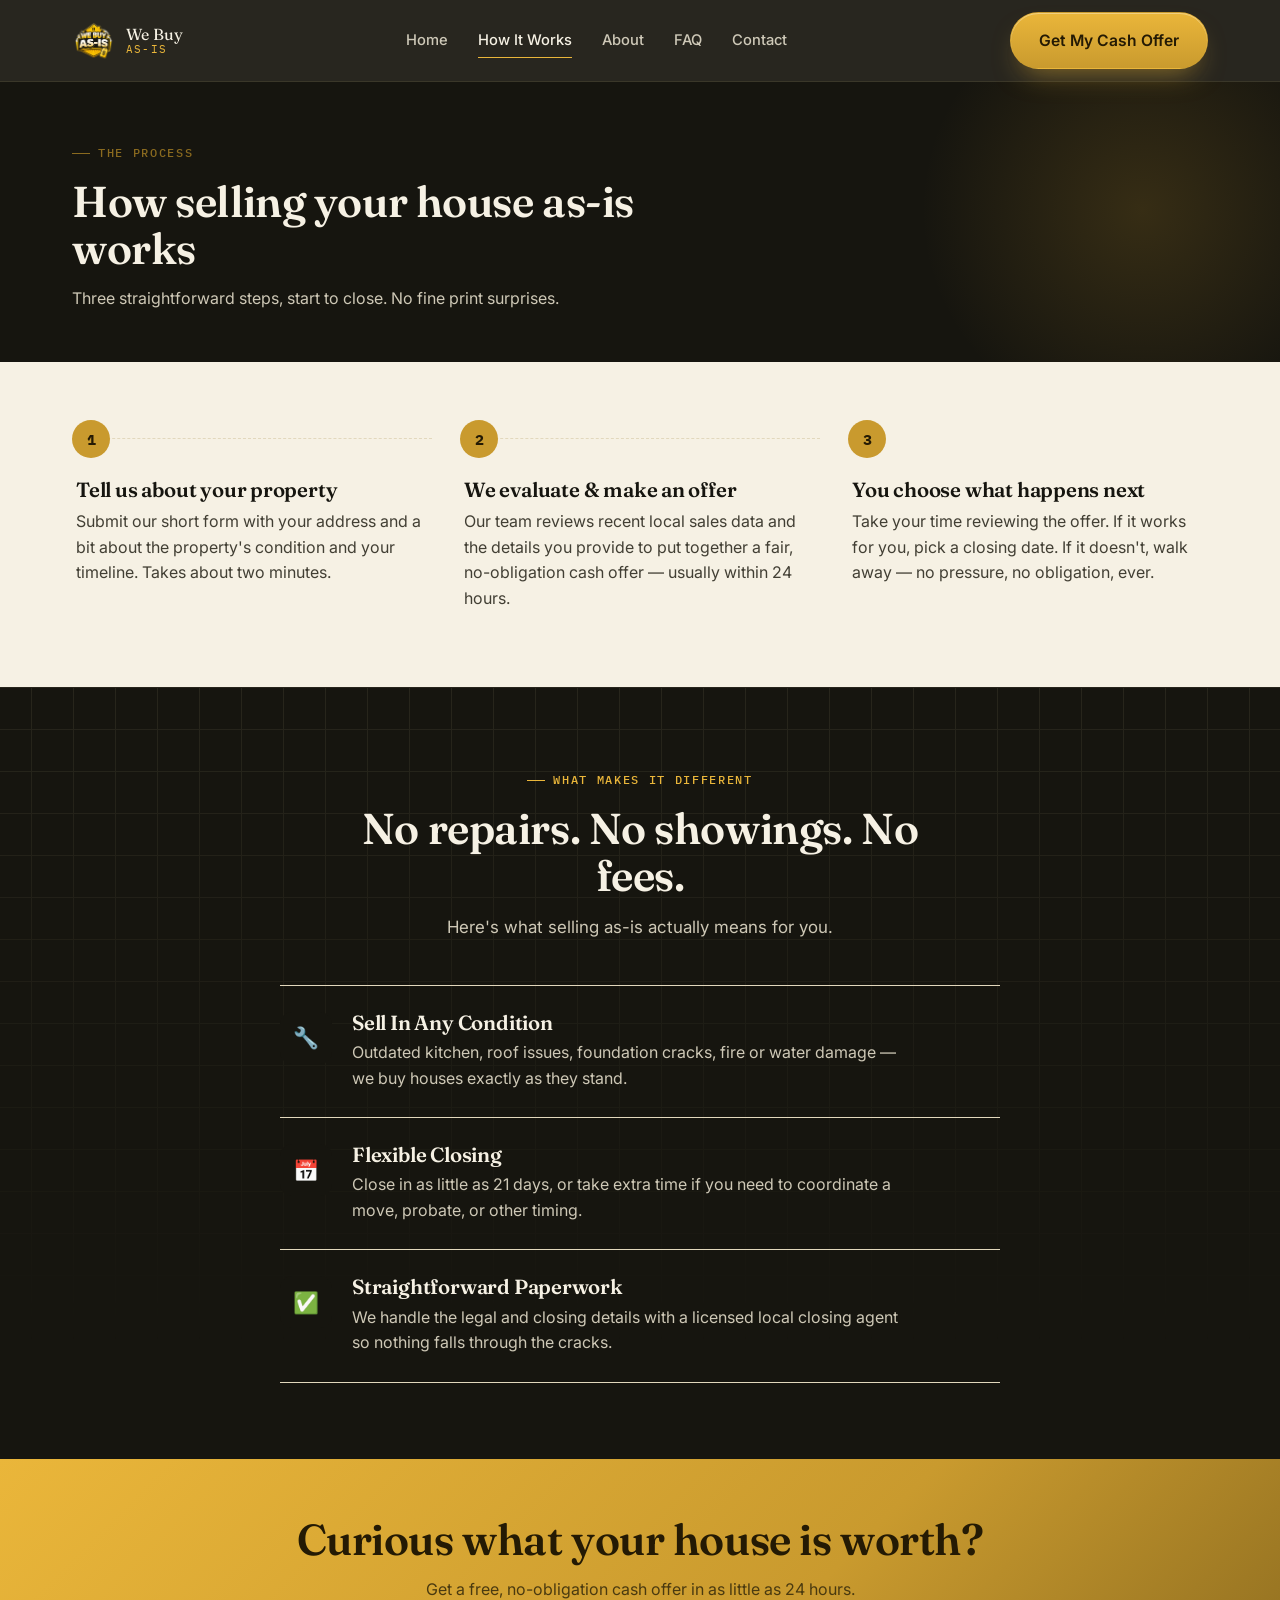
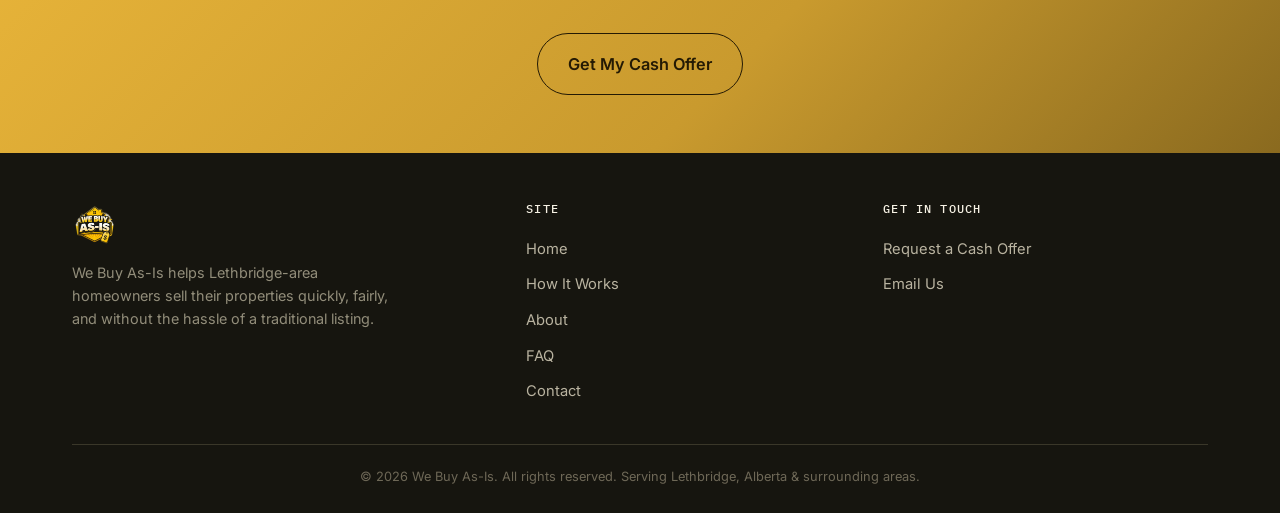
<file: how-it-works.html>
<!DOCTYPE html>
<html lang="en">
<head>
<meta charset="UTF-8">
<meta name="viewport" content="width=device-width, initial-scale=1.0">
<title>How It Works | We Buy As-Is — Lethbridge, AB</title>
<meta name="description" content="Learn how We Buy As-Is turns your house into a fair cash offer in three simple steps — no repairs, no showings, no fees.">
<meta name="robots" content="noindex, nofollow">
<link rel="icon" href="images/logo.png">
<link rel="preconnect" href="https://fonts.googleapis.com">
<link href="https://fonts.googleapis.com/css2?family=Fraunces:opsz,wght@9..144,500;9..144,600;9..144,700&family=Inter:wght@400;500;600;700&family=IBM+Plex+Mono:wght@500;600&display=swap" rel="stylesheet">
<link rel="stylesheet" href="css/style.css">
</head>
<body>

<header class="site-header">
  <div class="nav-wrap">
    <a href="index.html" class="brand">
      <img src="images/logo.png" alt="We Buy As-Is logo">
      <span class="brand-text">We Buy<br><span>As-Is</span></span>
    </a>
    <nav class="nav-links">
      <a href="index.html">Home</a>
      <a href="how-it-works.html">How It Works</a>
      <a href="about.html">About</a>
      <a href="faq.html">FAQ</a>
      <a href="contact.html">Contact</a>
    </nav>
    <a href="contact.html" class="btn btn-primary nav-cta">Get My Cash Offer</a>
    <button class="nav-toggle" aria-label="Menu">&#9776;</button>
  </div>
  <div class="mobile-menu">
    <a href="index.html">Home</a>
    <a href="how-it-works.html">How It Works</a>
    <a href="about.html">About</a>
    <a href="faq.html">FAQ</a>
    <a href="contact.html">Contact</a>
    <a href="contact.html" class="btn btn-primary">Get My Cash Offer</a>
  </div>
</header>

<section class="page-hero">
  <div class="container">
    <span class="eyebrow">The Process</span>
    <h1>How selling your house as-is works</h1>
    <p>Three straightforward steps, start to close. No fine print surprises.</p>
  </div>
</section>

<section class="bg-paper">
  <div class="container">
    <div class="timeline">
      <div class="timeline-track reveal-group" style="--tl-ink: var(--ink);">
        <div class="timeline-item reveal" style="border-color:var(--line); ">
          <span class="t-num">1</span>
          <h3 style="color:var(--ink);">Tell us about your property</h3>
          <p style="color:var(--ink-soft);">Submit our short form with your address and a bit about the property's condition and your timeline. Takes about two minutes.</p>
        </div>
        <div class="timeline-item reveal" style="border-color:var(--line);">
          <span class="t-num">2</span>
          <h3 style="color:var(--ink);">We evaluate &amp; make an offer</h3>
          <p style="color:var(--ink-soft);">Our team reviews recent local sales data and the details you provide to put together a fair, no-obligation cash offer — usually within 24 hours.</p>
        </div>
        <div class="timeline-item reveal" style="border-color:transparent;">
          <span class="t-num">3</span>
          <h3 style="color:var(--ink);">You choose what happens next</h3>
          <p style="color:var(--ink-soft);">Take your time reviewing the offer. If it works for you, pick a closing date. If it doesn't, walk away — no pressure, no obligation, ever.</p>
        </div>
      </div>
    </div>
  </div>
</section>

<section class="bg-ink texture-grid">
  <div class="container">
    <div class="section-head center reveal">
      <span class="eyebrow">What Makes It Different</span>
      <h2>No repairs. No showings. No fees.</h2>
      <p>Here's what selling as-is actually means for you.</p>
    </div>
    <div class="item-list reveal-group" style="max-width:720px; margin:0 auto;">
      <div class="item-row reveal">
        <div class="icon">&#128295;</div>
        <div>
          <h3 style="color:var(--paper);">Sell In Any Condition</h3>
          <p>Outdated kitchen, roof issues, foundation cracks, fire or water damage — we buy houses exactly as they stand.</p>
        </div>
      </div>
      <div class="item-row reveal">
        <div class="icon">&#128197;</div>
        <div>
          <h3 style="color:var(--paper);">Flexible Closing</h3>
          <p>Close in as little as 21 days, or take extra time if you need to coordinate a move, probate, or other timing.</p>
        </div>
      </div>
      <div class="item-row reveal">
        <div class="icon">&#9989;</div>
        <div>
          <h3 style="color:var(--paper);">Straightforward Paperwork</h3>
          <p>We handle the legal and closing details with a licensed local closing agent so nothing falls through the cracks.</p>
        </div>
      </div>
    </div>
  </div>
</section>

<section class="cta-band">
  <div class="container text-center">
    <h2>Curious what your house is worth?</h2>
    <p>Get a free, no-obligation cash offer in as little as 24 hours.</p>
    <div class="mt-30">
      <a href="contact.html" class="btn btn-outline-ink btn-lg">Get My Cash Offer</a>
    </div>
  </div>
</section>

<footer class="site-footer">
  <div class="container">
    <div class="footer-grid">
      <div class="footer-brand">
        <img src="images/logo.png" alt="We Buy As-Is logo">
        <p>We Buy As-Is helps Lethbridge-area homeowners sell their properties quickly, fairly, and without the hassle of a traditional listing.</p>
      </div>
      <div class="footer-col">
        <h4>Site</h4>
        <a href="index.html">Home</a>
        <a href="how-it-works.html">How It Works</a>
        <a href="about.html">About</a>
        <a href="faq.html">FAQ</a>
        <a href="contact.html">Contact</a>
      </div>
      <div class="footer-col">
        <h4>Get In Touch</h4>
        <a href="contact.html">Request a Cash Offer</a>
        <a href="mailto:Lethbridgewebuycash@gmail.com">Email Us</a>
      </div>
    </div>
    <div class="footer-bottom">
      &copy; <span id="year"></span> We Buy As-Is. All rights reserved. Serving Lethbridge, Alberta &amp; surrounding areas.
    </div>
  </div>
</footer>

<div class="sticky-cta">
  <a href="contact.html" class="btn btn-primary">Get My Free Cash Offer</a>
</div>

<script src="js/script.js"></script>
<script>document.getElementById('year').textContent = new Date().getFullYear();</script>
</body>
</html>
</file>
<file: css/style.css>
/* ================================================================
   WE BUY AS-IS — "Closing Ledger" Design System
   A calm, paper-and-brass alternative to the black/yellow bandit-
   sign look. Same brand palette DNA (ink + gold), reinterpreted as
   a warm, document-inspired identity: ledger sheets, torn-receipt
   edges, and hand-set line art instead of hard-shadow blocks.
   ================================================================ */

:root {
  /* --- Core palette (warm reinterpretation of the logo colors) --- */
  --ink:          #16150f;   /* warm near-black, not pure black */
  --ink-soft:     #423f34;   /* secondary text on paper */
  --ink-faint:    #7a7460;
  --paper:        #f6f1e4;   /* warm paper, replaces stark white/off-white */
  --paper-raised: #fffdf7;   /* card surface, slightly lighter than page */
  --brass:        #c99a2e;   /* deep, premium gold — replaces sign-yellow */
  --brass-bright: #eab63a;   /* accent highlight, used sparingly */
  --brass-dim:    #8a6a1f;
  --line:         #e2d8bd;   /* hairline dividers on paper */
  --line-dark:    #3a3729;   /* hairline dividers on ink */
  --brick:        #93412c;   /* muted, used only as a small "cost/risk" marker */
  --forest:       #3c5b3f;   /* muted, used only as a small "gain" marker */

  --font-display: 'Fraunces', Georgia, 'Times New Roman', serif;
  --font-body:    'Inter', -apple-system, BlinkMacSystemFont, 'Segoe UI', sans-serif;
  --font-mono:    'IBM Plex Mono', 'Courier New', monospace;

  --radius-sm: 4px;
  --radius: 14px;
  --radius-lg: 26px;
  --shadow-card: 0 1px 2px rgba(22,21,15,0.06), 0 18px 40px -18px rgba(22,21,15,0.28);
  --shadow-lift: 0 1px 2px rgba(22,21,15,0.08), 0 26px 54px -20px rgba(22,21,15,0.38);
}

* { box-sizing: border-box; margin: 0; padding: 0; }
html { scroll-behavior: smooth; }

body {
  font-family: var(--font-body);
  color: var(--ink);
  background: var(--paper);
  line-height: 1.6;
  -webkit-font-smoothing: antialiased;
  padding-bottom: 74px;
}
@media (min-width: 900px) { body { padding-bottom: 0; } }

img { max-width: 100%; display: block; }
a { color: inherit; text-decoration: none; }
button { font: inherit; }

.container {
  width: 100%;
  max-width: 1180px;
  margin: 0 auto;
  padding: 0 22px;
}

h1, h2, h3, h4 {
  font-family: var(--font-display);
  font-weight: 600;
  line-height: 1.08;
  color: var(--ink);
  letter-spacing: -0.01em;
}

h2 {
  font-size: clamp(1.9rem, 4vw, 2.7rem);
  margin-bottom: 14px;
  font-optical-sizing: auto;
}
h3 { font-size: 1.28rem; margin-bottom: 8px; font-weight: 600; }
p { color: var(--ink-soft); }

.eyebrow {
  display: inline-flex;
  align-items: center;
  gap: 8px;
  font-family: var(--font-mono);
  font-weight: 500;
  font-size: 0.74rem;
  letter-spacing: 0.14em;
  text-transform: uppercase;
  color: var(--brass-dim);
  margin-bottom: 16px;
}
.eyebrow::before {
  content: '';
  width: 18px;
  height: 1px;
  background: var(--brass-dim);
  display: inline-block;
}
.bg-ink .eyebrow, .hero .eyebrow { color: var(--brass-bright); }
.bg-ink .eyebrow::before, .hero .eyebrow::before { background: var(--brass-bright); }

/* ---------- Buttons ---------- */
.btn {
  display: inline-flex;
  align-items: center;
  justify-content: center;
  gap: 9px;
  font-family: var(--font-body);
  font-weight: 600;
  font-size: 0.98rem;
  padding: 15px 28px;
  border-radius: 100px;
  border: 1.5px solid transparent;
  cursor: pointer;
  transition: transform 0.18s ease, box-shadow 0.18s ease, background 0.18s ease, border-color .18s ease;
  text-align: center;
}
.btn-primary {
  background: linear-gradient(180deg, var(--brass-bright), var(--brass));
  color: #241a04;
  box-shadow: 0 1px 0 rgba(255,255,255,0.35) inset, 0 14px 28px -12px rgba(201,154,46,0.65);
}
.btn-primary:hover { transform: translateY(-2px); box-shadow: 0 1px 0 rgba(255,255,255,0.35) inset, 0 18px 34px -12px rgba(201,154,46,0.8); }
.btn-primary:active { transform: translateY(0); }

.btn-outline {
  background: transparent;
  color: var(--paper);
  border-color: rgba(246,241,228,0.35);
}
.btn-outline:hover { border-color: var(--brass-bright); color: var(--brass-bright); }

.btn-outline-ink {
  background: transparent;
  color: var(--ink);
  border-color: var(--ink);
}
.btn-outline-ink:hover { background: var(--ink); color: var(--paper); }

.btn-block { width: 100%; }
.btn-lg { padding: 17px 30px; font-size: 1.02rem; }

/* ---------- Header / Nav ---------- */
.site-header {
  position: sticky;
  top: 0;
  z-index: 100;
  background: rgba(22,21,15,0.92);
  backdrop-filter: blur(10px) saturate(1.1);
  border-bottom: 1px solid var(--line-dark);
}

.nav-wrap {
  display: flex;
  align-items: center;
  justify-content: space-between;
  padding: 12px 22px;
  max-width: 1180px;
  margin: 0 auto;
}

.brand { display: flex; align-items: center; gap: 11px; }
.brand img { height: 42px; width: auto; }
.brand-text {
  font-family: var(--font-display);
  color: var(--paper);
  font-size: 1rem;
  letter-spacing: 0;
  line-height: 1.05;
}
.brand-text span { color: var(--brass-bright); display: block; font-size: 0.66rem; font-family: var(--font-mono); letter-spacing: 0.12em; text-transform: uppercase; margin-top: 2px; }

.nav-links { display: none; gap: 30px; align-items: center; }
.nav-links a {
  color: #cfc9b8;
  font-weight: 500;
  font-size: 0.92rem;
  padding: 8px 0;
  position: relative;
  transition: color 0.2s;
}
.nav-links a::after {
  content: '';
  position: absolute;
  left: 0; right: 100%;
  bottom: 2px;
  height: 1px;
  background: var(--brass-bright);
  transition: right 0.25s ease;
}
.nav-links a:hover, .nav-links a.active { color: var(--paper); }
.nav-links a:hover::after, .nav-links a.active::after { right: 0; }

.nav-cta { display: none; }

.nav-toggle {
  background: none;
  border: 1px solid var(--line-dark);
  border-radius: 8px;
  color: var(--brass-bright);
  font-size: 1.25rem;
  padding: 7px 13px;
  cursor: pointer;
  line-height: 1;
}

.mobile-menu {
  display: none;
  flex-direction: column;
  background: var(--ink);
  border-top: 1px solid var(--line-dark);
}
.mobile-menu.open { display: flex; }
.mobile-menu a {
  color: var(--paper);
  padding: 16px 22px;
  border-bottom: 1px solid var(--line-dark);
  font-weight: 500;
}
.mobile-menu a:last-child { border-bottom: none; }
.mobile-menu .btn { margin: 16px 22px; }

@media (min-width: 900px) {
  .nav-links { display: flex; }
  .nav-cta { display: inline-flex; }
  .nav-toggle { display: none; }
  .mobile-menu { display: none !important; }
}

/* ---------- Hero ---------- */
.hero {
  background: var(--ink);
  color: var(--paper);
  position: relative;
  overflow: hidden;
  padding: 54px 0 64px;
}

/* hand-drawn line-art motif, purely vector/original — no stock photography */
.hero-art {
  position: absolute;
  inset: 0;
  pointer-events: none;
  opacity: 0.55;
}
.hero-art svg { position: absolute; }
.hero::before {
  content: '';
  position: absolute;
  top: -20%; right: -10%;
  width: 620px; height: 620px;
  background: radial-gradient(circle, rgba(201,154,46,0.22), transparent 65%);
  filter: blur(2px);
}
.hero::after {
  content: '';
  position: absolute;
  bottom: -30%; left: -12%;
  width: 460px; height: 460px;
  background: radial-gradient(circle, rgba(201,154,46,0.10), transparent 70%);
}

.hero-grid {
  position: relative;
  display: grid;
  grid-template-columns: 1fr;
  gap: 40px;
  align-items: start;
}

.hero-copy { text-align: left; }

.hero h1 {
  font-size: clamp(2.1rem, 6.4vw, 3.5rem);
  color: var(--paper);
  font-weight: 600;
}
.hero h1 em { color: var(--brass-bright); font-style: normal; }

.hero p.lead {
  color: #cec8b6;
  font-size: 1.12rem;
  max-width: 520px;
  margin: 18px 0 28px;
}

.hero-actions {
  display: flex;
  flex-direction: column;
  gap: 12px;
}

.trust-strip {
  margin-top: 38px;
  display: grid;
  grid-template-columns: repeat(2, 1fr);
  gap: 0;
  border-top: 1px solid var(--line-dark);
  padding-top: 22px;
}
.trust-strip div { padding: 6px 16px 6px 0; border-left: 1px solid var(--line-dark); padding-left: 16px; }
.trust-strip div:nth-child(odd) { border-left: none; padding-left: 0; }
.trust-strip .stat-num {
  font-family: var(--font-mono);
  font-size: 1.32rem;
  color: var(--brass-bright);
  letter-spacing: -0.02em;
}
.trust-strip .stat-label {
  font-size: 0.72rem;
  color: #a39d8a;
  text-transform: uppercase;
  letter-spacing: 0.08em;
  margin-top: 2px;
}

@media (min-width: 900px) {
  .hero-grid { grid-template-columns: 1.05fr 0.95fr; align-items: center; }
  .trust-strip { grid-template-columns: repeat(4, 1fr); }
  .trust-strip div { border-left: 1px solid var(--line-dark); padding-left: 18px; }
  .trust-strip div:first-child { border-left: none; padding-left: 0; }
}

/* ---------- Lead Form — "carbon-copy receipt" card ---------- */
.ledger-card {
  position: relative;
  background: var(--paper-raised);
  color: var(--ink);
  border-radius: var(--radius);
  box-shadow: var(--shadow-lift);
  padding: 30px 28px 24px;
}
.ledger-card::before {
  content: '';
  position: absolute;
  top: 0; left: 22px; right: 22px;
  height: 10px;
  background-image: radial-gradient(circle, var(--ink) 2.6px, transparent 2.7px);
  background-size: 16px 10px;
  background-repeat: repeat-x;
  background-position: top center;
  transform: translateY(-5px);
}
.ledger-card .ledger-kicker {
  font-family: var(--font-mono);
  font-size: 0.7rem;
  letter-spacing: 0.12em;
  text-transform: uppercase;
  color: var(--brass-dim);
  display: block;
  margin-bottom: 6px;
}
.ledger-card h3 { font-size: 1.28rem; margin-bottom: 4px; }
.ledger-card .sub { font-size: 0.86rem; color: var(--ink-faint); margin-bottom: 20px; }

/* multi-step progress */
.form-progress {
  display: flex;
  gap: 6px;
  margin-bottom: 20px;
}
.form-progress span {
  height: 3px;
  flex: 1;
  background: var(--line);
  border-radius: 10px;
  overflow: hidden;
  position: relative;
}
.form-progress span::after {
  content: '';
  position: absolute; inset: 0;
  background: var(--brass);
  transform: scaleX(0);
  transform-origin: left;
  transition: transform 0.35s ease;
}
.form-progress span.done::after,
.form-progress span.active::after { transform: scaleX(1); }

.form-step { display: none; }
.form-step.active { display: block; animation: stepIn 0.35s ease; }
@keyframes stepIn { from { opacity: 0; transform: translateX(8px); } to { opacity: 1; transform: translateX(0); } }

.step-label {
  font-family: var(--font-mono);
  font-size: 0.7rem;
  color: var(--ink-faint);
  text-transform: uppercase;
  letter-spacing: 0.08em;
  margin-bottom: 14px;
}

.field { margin-bottom: 15px; }
.field label {
  display: block;
  font-size: 0.79rem;
  font-weight: 600;
  color: var(--ink-soft);
  margin-bottom: 6px;
}
.field input, .field select, .field textarea {
  width: 100%;
  padding: 13px 14px;
  border: 1.5px solid var(--line);
  border-radius: 9px;
  font-family: var(--font-body);
  font-size: 1rem;
  background: var(--paper);
  color: var(--ink);
}
.field input:focus, .field select:focus, .field textarea:focus {
  outline: none;
  border-color: var(--brass);
  box-shadow: 0 0 0 3px rgba(201,154,46,0.18);
}
.field textarea { resize: vertical; min-height: 84px; }

.step-actions { display: flex; gap: 10px; margin-top: 4px; }
.step-actions .btn { flex: 1; }

.form-note {
  font-size: 0.76rem;
  color: var(--ink-faint);
  margin-top: 12px;
  text-align: center;
}
.form-success, .form-error {
  display: none;
  padding: 14px;
  border-radius: 9px;
  font-weight: 600;
  font-size: 0.92rem;
  margin-bottom: 14px;
}
.form-success { background: #e9f1e5; color: #2c4a2e; border: 1.5px solid #cfe0c8; }
.form-error { background: #f6e7e3; color: #7c2f1c; border: 1.5px solid #edcfc5; }
.form-success.show, .form-error.show { display: block; }

/* ---------- Sections ---------- */
section { padding: 76px 0; }
.section-head { max-width: 620px; margin: 0 0 44px; }
.section-head.center { margin-left: auto; margin-right: auto; text-align: center; }
.section-head p { font-size: 1.06rem; }

.bg-ink { background: var(--ink); color: var(--paper); }
.bg-ink h2 { color: var(--paper); }
.bg-ink p { color: #cec8b6; }
.bg-paper { background: var(--paper); }
.bg-raised { background: var(--paper-raised); }

/* subtle ledger-grid texture used behind some sections.
   Applied as a decorative ::before layer (not on the section itself) so the
   fade-out mask only affects the faint grid lines — never the section's own
   background color or the text sitting on top of it. */
.texture-grid { position: relative; }
.texture-grid > .container { position: relative; z-index: 1; }
.texture-grid::before {
  content: '';
  position: absolute;
  inset: 0;
  pointer-events: none;
  background-image:
    linear-gradient(var(--line-dark) 1px, transparent 1px),
    linear-gradient(90deg, var(--line-dark) 1px, transparent 1px);
  background-size: 42px 42px;
  background-position: center top;
  opacity: 0.5;
  -webkit-mask-image: linear-gradient(to bottom, black, transparent 85%);
  mask-image: linear-gradient(to bottom, black, transparent 85%);
}

/* ---------- Value props — itemized rows, not equal cards ---------- */
.item-list { display: flex; flex-direction: column; }
.item-row {
  display: grid;
  grid-template-columns: 52px 1fr;
  gap: 20px;
  padding: 26px 0;
  border-top: 1px solid var(--line);
  align-items: start;
}
.item-row:last-child { border-bottom: 1px solid var(--line); }
.item-row .icon {
  width: 52px; height: 52px;
  border-radius: 12px;
  background: var(--ink);
  color: var(--brass-bright);
  display: flex; align-items: center; justify-content: center;
  font-size: 1.3rem;
}
.item-row h3 { margin-bottom: 6px; }
.item-row p { max-width: 560px; }

/* ---------- How it works — connected timeline ---------- */
.timeline { position: relative; }
.timeline-track {
  display: grid;
  grid-template-columns: 1fr;
  gap: 0;
  position: relative;
}
.timeline-item {
  position: relative;
  padding: 0 0 40px 46px;
  border-left: 1.5px dashed var(--line-dark);
}
.timeline-item:last-child { border-left-color: transparent; padding-bottom: 0; }
.timeline-item .t-num {
  position: absolute;
  left: -19px; top: 0;
  width: 38px; height: 38px;
  border-radius: 50%;
  background: var(--brass);
  color: #241a04;
  font-family: var(--font-mono);
  font-weight: 700;
  display: flex; align-items: center; justify-content: center;
  font-size: 0.95rem;
}
.timeline-item h3 { color: var(--paper); }
.timeline-item p { max-width: 520px; }

@media (min-width: 860px) {
  .timeline-track { grid-template-columns: repeat(3, 1fr); gap: 28px; }
  .timeline-item { border-left: none; border-top: 1.5px dashed var(--line-dark); padding: 40px 8px 0 4px; }
  .timeline-item .t-num { left: 0; top: -19px; }
}

/* ---------- Comparison: Ledger vs table, with bar visualization ---------- */
.compare-panel {
  background: var(--paper-raised);
  border: 1px solid var(--line);
  border-radius: var(--radius-lg);
  box-shadow: var(--shadow-card);
  overflow: hidden;
}
.compare-legend {
  display: flex;
  flex-wrap: wrap;
  gap: 18px 22px;
  padding: 20px 22px;
  border-bottom: 1px solid var(--line);
  font-size: 0.88rem;
  font-weight: 600;
  color: var(--ink-soft);
}
.compare-legend span { display: inline-flex; align-items: center; gap: 8px; }
.compare-legend i { width: 11px; height: 11px; border-radius: 3px; display: inline-block; flex-shrink: 0; }
.compare-legend .dot-us { background: var(--brass); }
.compare-legend .dot-them { background: var(--ink-faint); }

.compare-row { padding: 26px 22px; border-bottom: 1px solid var(--line); }
.compare-row:last-child { border-bottom: none; }
.compare-row .cr-label { margin-bottom: 16px; }
.compare-row .cr-label strong {
  font-family: var(--font-display);
  font-size: 1.12rem;
  font-weight: 600;
  color: var(--ink);
}

/* big, legible number pair — this carries the meaning; the bar underneath is
   just a supporting visual, never the only place the value appears */
.cr-pair {
  display: grid;
  grid-template-columns: 1fr 1fr;
  gap: 12px;
  margin-bottom: 14px;
}
.cr-stat {
  border-radius: 10px;
  padding: 12px 14px;
}
.cr-stat.us { background: rgba(201,154,46,0.1); border: 1px solid rgba(201,154,46,0.35); }
.cr-stat.them { background: rgba(66,63,52,0.05); border: 1px solid var(--line); }
.cr-stat-tag {
  display: block;
  font-family: var(--font-mono);
  font-size: 0.66rem;
  letter-spacing: 0.06em;
  text-transform: uppercase;
  color: var(--ink-faint);
  margin-bottom: 4px;
}
.cr-stat.us .cr-stat-tag { color: var(--brass-dim); }
.cr-stat-val {
  display: block;
  font-family: var(--font-display);
  font-weight: 600;
  font-size: clamp(1.15rem, 4.4vw, 1.5rem);
  color: var(--ink);
  line-height: 1.15;
}
.cr-stat.us .cr-stat-val { color: #6b4f11; }

.bar-track {
  height: 8px;
  background: var(--line);
  border-radius: 100px;
  overflow: hidden;
  position: relative;
  margin-bottom: 7px;
}
.bar-fill {
  height: 100%;
  border-radius: 100px;
  width: 0%;
  transition: width 1.1s cubic-bezier(.2,.8,.2,1);
}
.bar-fill.us { background: linear-gradient(90deg, var(--brass-dim), var(--brass-bright)); }
.bar-fill.them { background: var(--ink-faint); }

/* simple feature checklist rows (non-numeric comparisons) */
.compare-checks { display: grid; grid-template-columns: 1fr; gap: 2px; }
@media (min-width: 640px) { .compare-checks { grid-template-columns: 1fr 1fr; gap: 4px 24px; } }
.check-row {
  display: flex;
  align-items: flex-start;
  gap: 11px;
  padding: 10px 0;
  font-size: 0.95rem;
  line-height: 1.4;
  border-bottom: 1px solid var(--line);
}
@media (min-width: 640px) { .check-row { border-bottom: none; } }
.check-row.us { color: var(--forest); }
.check-row.them { color: var(--brick); }
.check-row .mark {
  width: 19px; height: 19px;
  border-radius: 50%;
  display: inline-flex; align-items: center; justify-content: center;
  font-size: 0.68rem;
  flex-shrink: 0;
  margin-top: 2px;
  color: #fff;
}
.check-row.us .mark { background: var(--forest); }
.check-row.them .mark { background: var(--brick); }

/* net-proceeds equation strip */
.equation-strip {
  display: grid;
  grid-template-columns: 1fr;
  gap: 16px;
  padding: 24px 22px 28px;
  background: var(--ink);
}
@media (min-width: 760px) { .equation-strip { grid-template-columns: 1fr 1fr; gap: 24px; padding: 28px; } }
.equation-col {
  background: rgba(246,241,228,0.04);
  border: 1px solid var(--line-dark);
  border-radius: 12px;
  padding: 18px 18px 16px;
}
.equation-col h4 {
  font-family: var(--font-mono);
  font-size: 0.72rem;
  letter-spacing: 0.08em;
  text-transform: uppercase;
  color: #a39d8a;
  margin-bottom: 12px;
  line-height: 1.4;
}
.equation-line {
  display: flex;
  flex-wrap: wrap;
  justify-content: space-between;
  align-items: baseline;
  gap: 4px 12px;
  font-family: var(--font-mono);
  font-size: 0.82rem;
  color: #d8d3c2;
  padding: 8px 0;
  border-bottom: 1px dashed var(--line-dark);
}
.equation-line span:first-child { color: #ece6d3; font-weight: 500; flex-shrink: 0; }
.equation-line span:last-child { color: #a39d8a; text-align: right; }
.equation-line.total {
  border-bottom: none;
  border-top: 1px solid var(--line-dark);
  margin-top: 4px;
  padding-top: 12px;
  font-size: 0.98rem;
}
.equation-line.total span:first-child,
.equation-line.total span:last-child { color: var(--brass-bright); font-weight: 700; }
.equation-col.us .equation-line span:first-child { color: #fff6df; }
.equation-col.us .equation-line span:last-child { color: #d8c383; }

@media (max-width: 420px) {
  .equation-line { flex-direction: column; align-items: flex-start; gap: 2px; }
  .equation-line span:last-child { text-align: left; }
}

/* ---------- FAQ accordion ---------- */
.faq-item { border-bottom: 1px solid var(--line); }
.faq-question {
  width: 100%;
  text-align: left;
  background: none;
  border: none;
  padding: 22px 2px;
  font-family: var(--font-body);
  font-weight: 600;
  font-size: 1.03rem;
  display: flex;
  justify-content: space-between;
  align-items: center;
  gap: 16px;
  cursor: pointer;
  color: var(--ink);
}
.faq-question .plus {
  font-family: var(--font-mono);
  font-size: 1.2rem;
  color: var(--brass-dim);
  transition: transform 0.25s;
  flex-shrink: 0;
}
.faq-item.open .plus { transform: rotate(135deg); color: var(--brass); }
.faq-answer { max-height: 0; overflow: hidden; transition: max-height 0.3s ease; }
.faq-answer p { padding: 0 2px 22px; color: var(--ink-soft); max-width: 640px; }

/* ---------- CTA band ---------- */
.cta-band {
  background: linear-gradient(135deg, var(--brass-bright), var(--brass) 60%, var(--brass-dim));
  text-align: center;
  padding: 58px 0;
  position: relative;
  overflow: hidden;
}
.cta-band h2 { color: #241a04; }
.cta-band p { color: #4a3a10; }
.cta-band .btn-outline-ink { border-color: #241a04; color: #241a04; }
.cta-band .btn-outline-ink:hover { background: #241a04; color: var(--brass-bright); }

.reassure-row {
  display: flex;
  flex-wrap: wrap;
  gap: 10px 22px;
  justify-content: center;
  margin-top: 22px;
  font-size: 0.82rem;
  color: #4a3a10;
  font-weight: 600;
}
.reassure-row span { display: inline-flex; align-items: center; gap: 6px; }

/* ---------- Footer ---------- */
footer.site-footer { background: var(--ink); color: #b9b3a0; padding: 50px 0 26px; }
.footer-grid { display: grid; grid-template-columns: 1fr; gap: 32px; margin-bottom: 34px; }
@media (min-width: 780px) { .footer-grid { grid-template-columns: 1.3fr 1fr 1fr; } }

.footer-brand img { height: 44px; margin-bottom: 14px; }
.footer-brand p { color: #928d7a; font-size: 0.9rem; max-width: 320px; }

.footer-col h4 {
  color: var(--paper);
  font-family: var(--font-mono);
  font-size: 0.74rem;
  letter-spacing: 0.1em;
  text-transform: uppercase;
  margin-bottom: 16px;
  font-weight: 500;
}
.footer-col a { display: block; color: #b9b3a0; font-size: 0.92rem; padding: 6px 0; transition: color .15s; }
.footer-col a:hover { color: var(--brass-bright); }

.footer-bottom {
  border-top: 1px solid var(--line-dark);
  padding-top: 22px;
  text-align: center;
  font-size: 0.8rem;
  color: #6e6857;
}

/* ---------- Page hero (interior pages) ---------- */
.page-hero {
  background: var(--ink);
  color: var(--paper);
  padding: 54px 0 50px;
  text-align: left;
  position: relative;
  overflow: hidden;
}
.page-hero::before {
  content: '';
  position: absolute;
  top: -40%; right: -8%;
  width: 480px; height: 480px;
  background: radial-gradient(circle, rgba(201,154,46,0.18), transparent 65%);
}
.page-hero .container { position: relative; }
.page-hero h1 { color: var(--paper); font-size: clamp(1.9rem, 5.6vw, 2.7rem); max-width: 680px; }
.page-hero p { color: #cec8b6; max-width: 560px; margin-top: 14px; }

/* ---------- Utility ---------- */
.text-center { text-align: center; }
.mt-30 { margin-top: 30px; }
.prose { max-width: 720px; }
.prose p { margin-bottom: 18px; }
.prose h2 { margin-top: 8px; }

.badge-row { display: flex; flex-wrap: wrap; gap: 10px; margin-top: 24px; }
.badge-row span {
  background: rgba(201,154,46,0.1);
  border: 1px solid rgba(201,154,46,0.4);
  color: var(--brass-bright);
  font-family: var(--font-mono);
  font-size: 0.72rem;
  letter-spacing: 0.05em;
  padding: 7px 13px;
  border-radius: 100px;
}

/* Sticky mobile CTA */
.sticky-cta {
  position: fixed;
  bottom: 0; left: 0; right: 0;
  background: rgba(22,21,15,0.96);
  backdrop-filter: blur(8px);
  border-top: 1px solid var(--line-dark);
  padding: 10px 16px;
  z-index: 90;
  display: flex;
  justify-content: center;
}
.sticky-cta .btn { width: 100%; max-width: 420px; }
@media (min-width: 900px) { .sticky-cta { display: none; } }

/* ---------- Scroll reveal ---------- */
.reveal { opacity: 0; transform: translateY(24px); transition: opacity 0.7s ease, transform 0.7s ease; }
.reveal.visible { opacity: 1; transform: translateY(0); }
.reveal-group .reveal:nth-child(1) { transition-delay: 0s; }
.reveal-group .reveal:nth-child(2) { transition-delay: 0.1s; }
.reveal-group .reveal:nth-child(3) { transition-delay: 0.2s; }
.reveal-group .reveal:nth-child(4) { transition-delay: 0.3s; }

@media (prefers-reduced-motion: reduce) {
  .reveal { opacity: 1; transform: none; transition: none; }
  .bar-fill { transition: none; }
}
</file>
